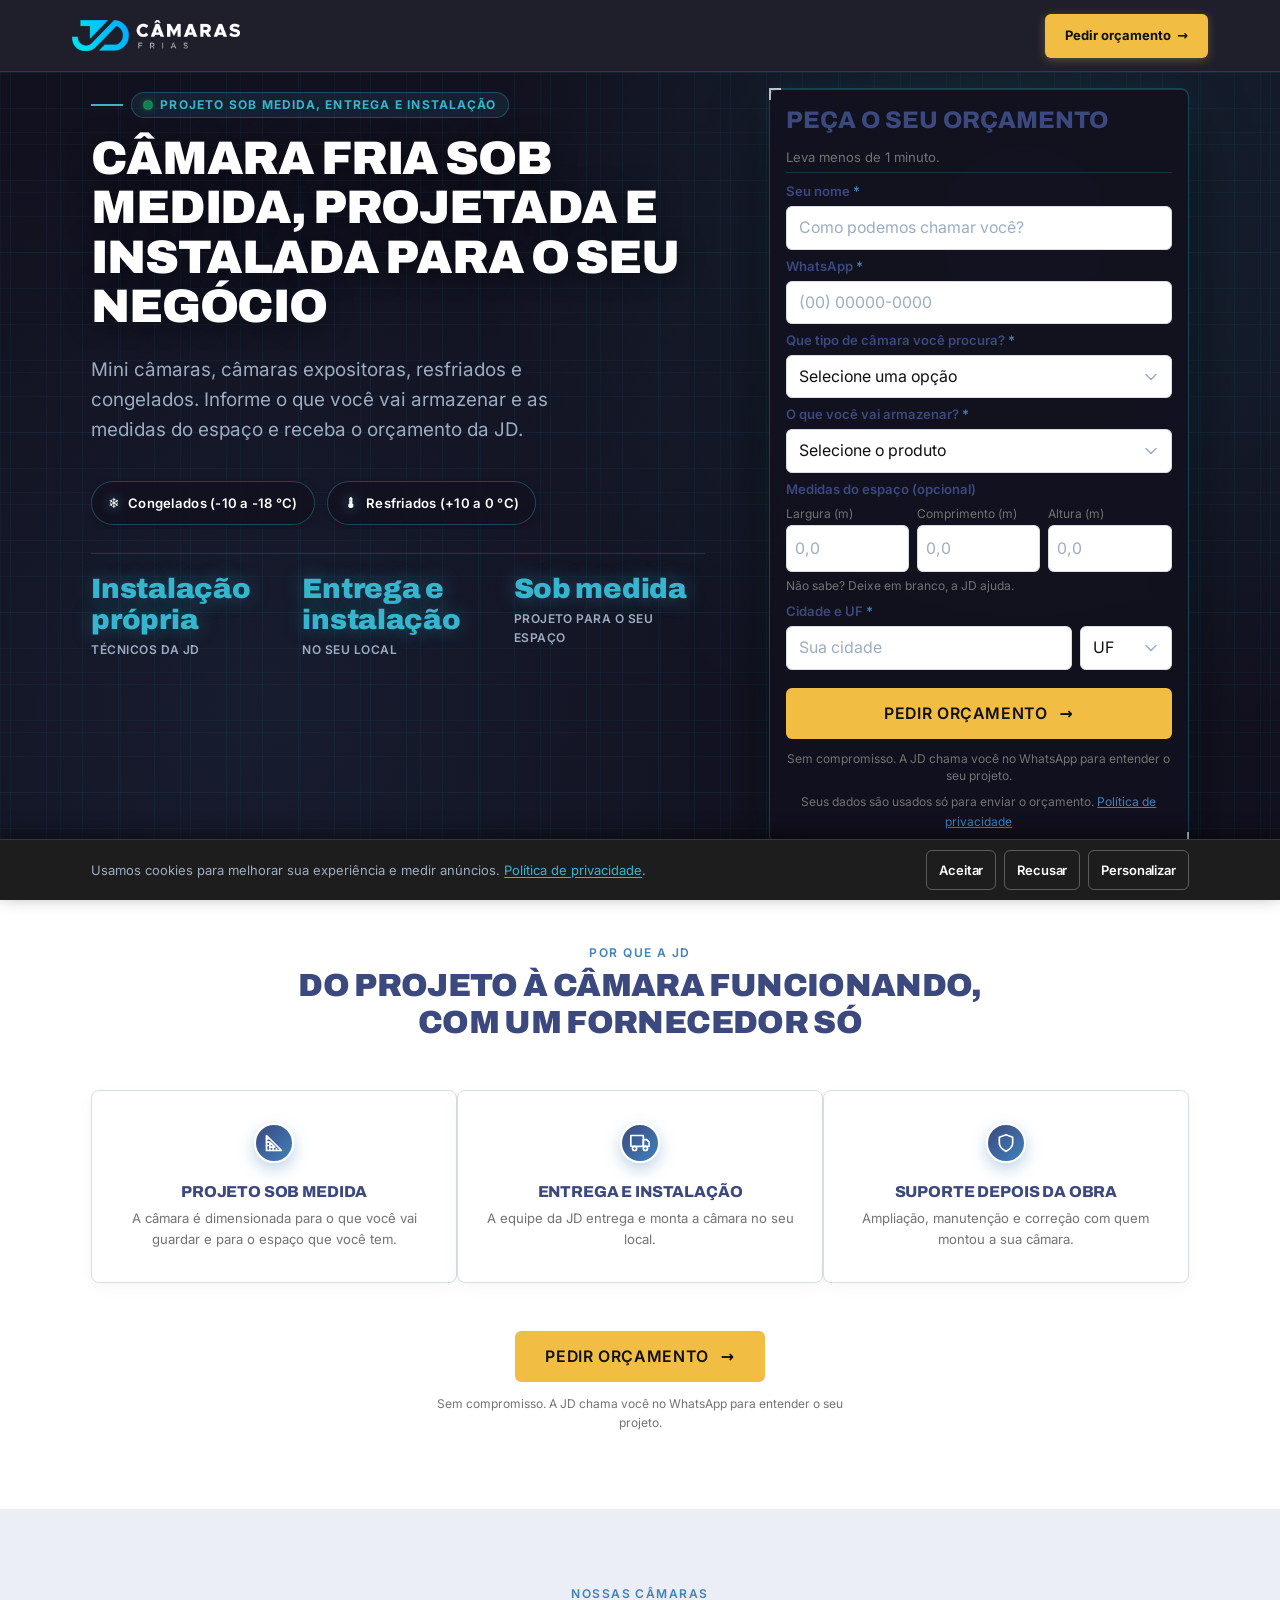
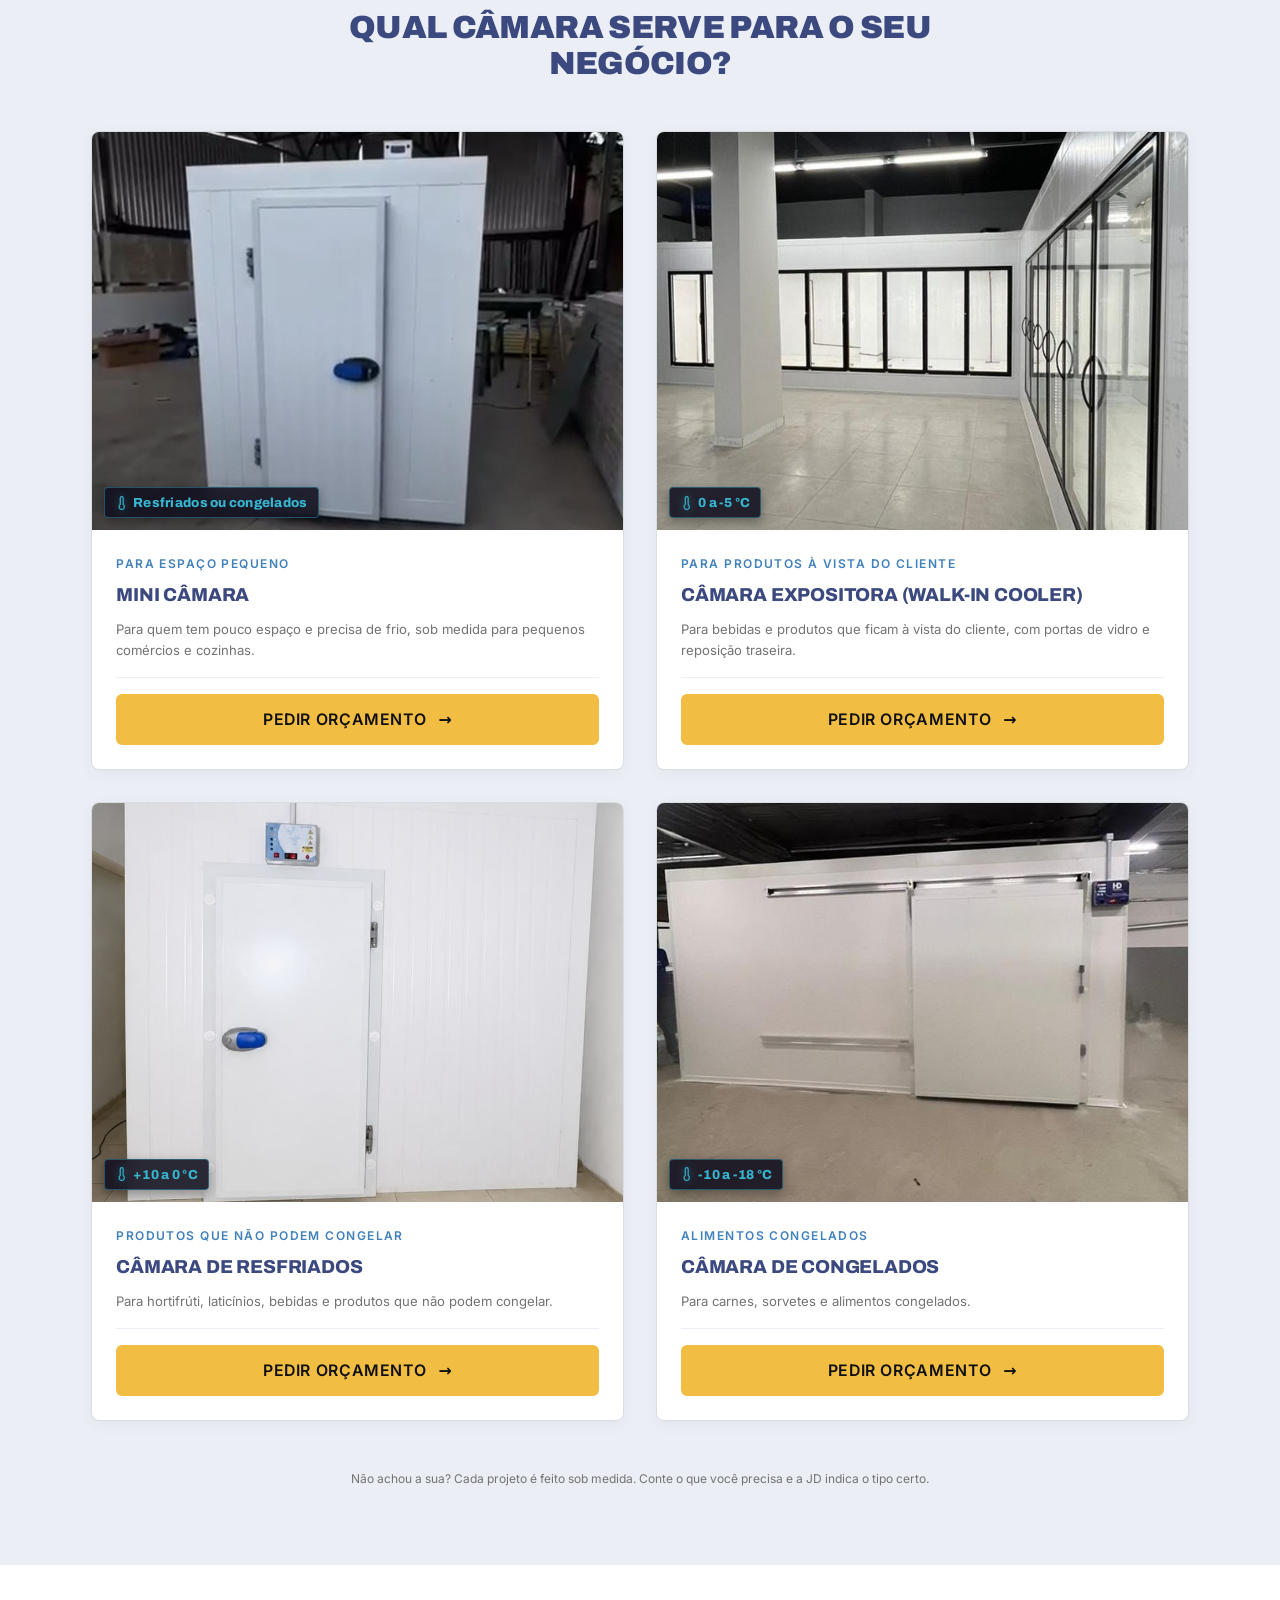
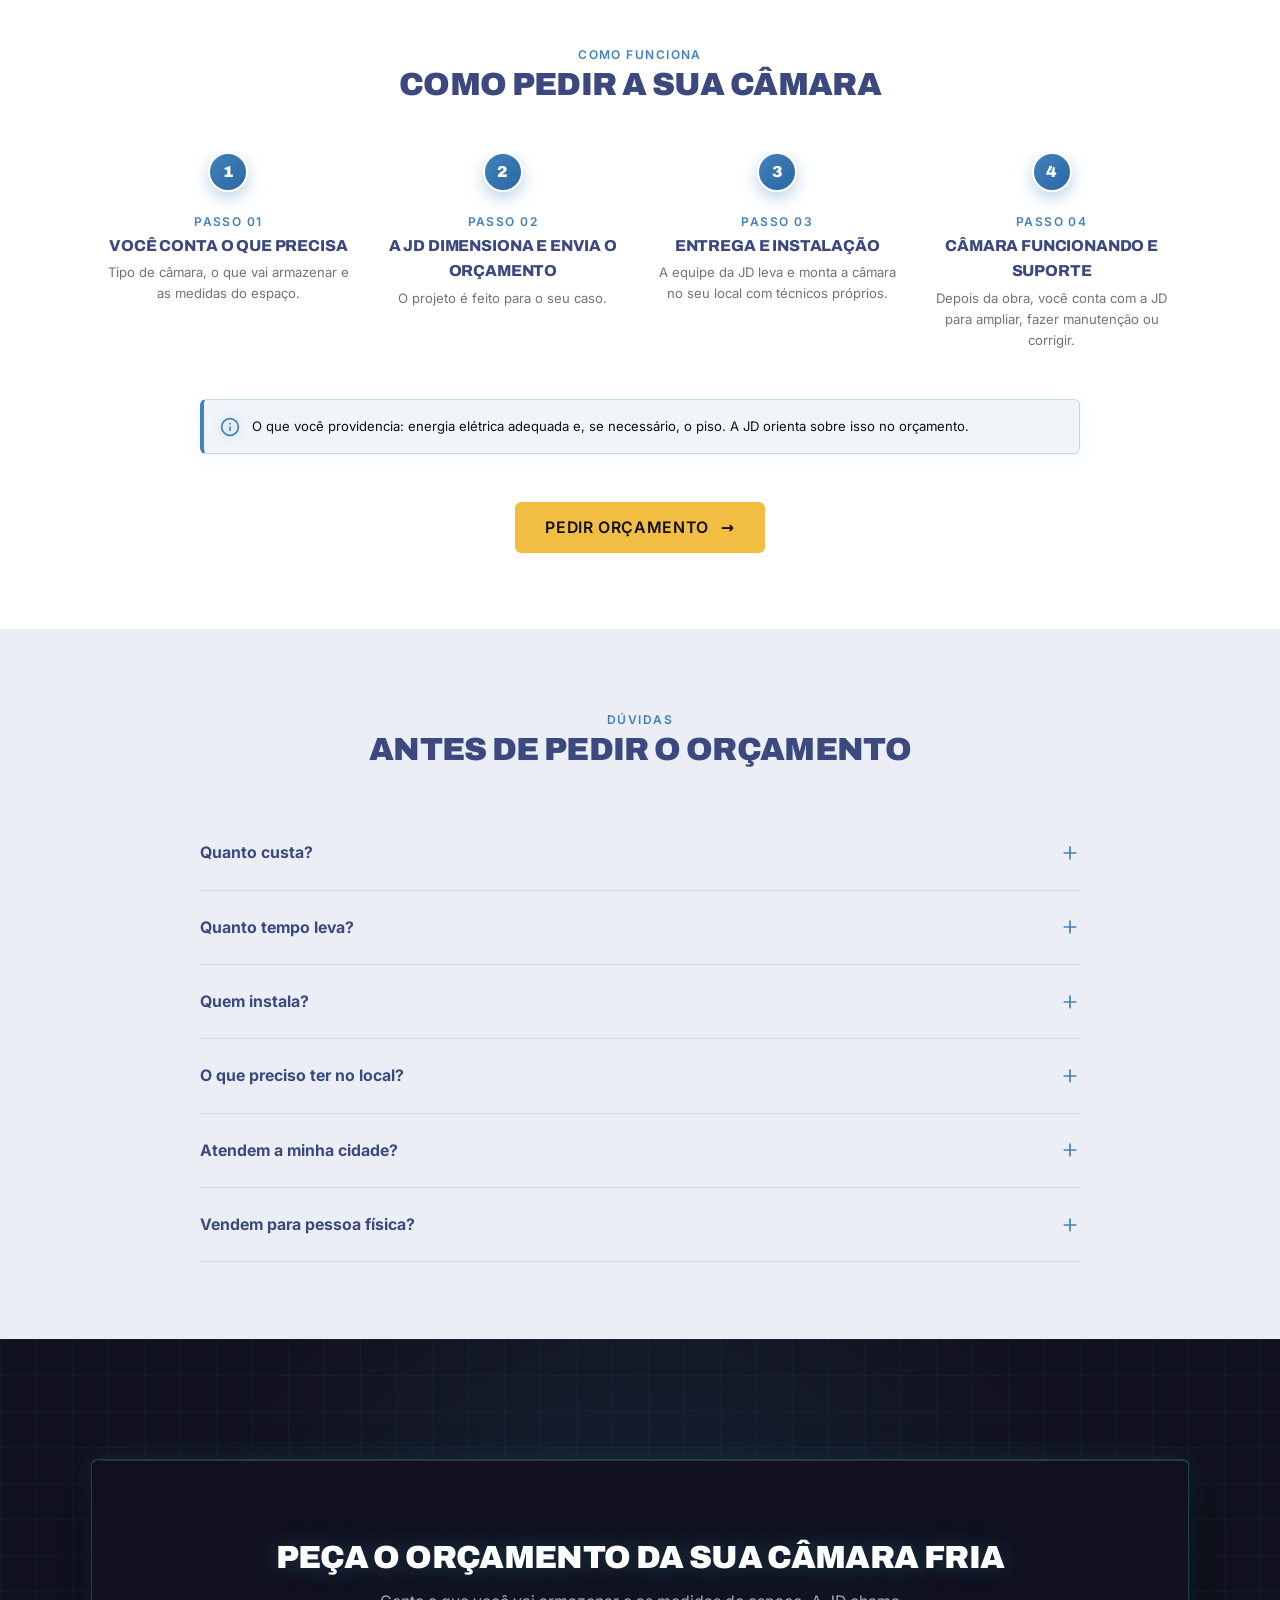
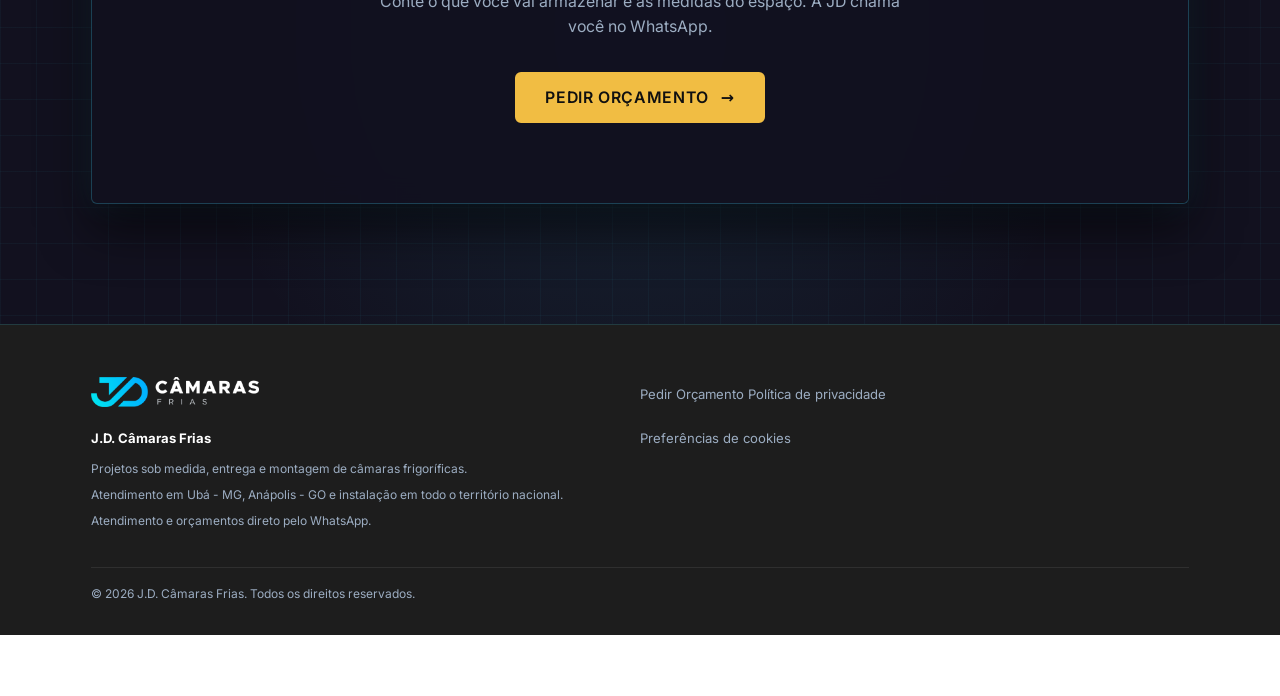
<file: index.html>
<!DOCTYPE html>
<html lang="pt-BR">
<head>
  <meta charset="UTF-8">
  <meta name="viewport" content="width=device-width, initial-scale=1.0">
  
  <title>Câmara Fria sob Medida | JD Câmaras Frias</title>
  <meta name="description" content="Câmara fria sob medida: projeto, entrega e instalação. Informe o que vai armazenar e as medidas e receba o orçamento da JD Câmaras Frias.">
  
  <!-- remover só se decidirmos indexar -->
  <meta name="robots" content="noindex, nofollow">

  <!-- Favicon -->
  <link rel="icon" type="image/png" href="assets/logo-jd.png">

  <!-- Preload apenas das fontes críticas locais (título + corpo 400/600) -->
  <link rel="preload" href="assets/fonts/archivo-900.woff2" as="font" type="font/woff2" crossorigin>
  <link rel="preload" href="assets/fonts/inter-400.woff2" as="font" type="font/woff2" crossorigin>
  <link rel="preload" href="assets/fonts/inter-600.woff2" as="font" type="font/woff2" crossorigin>

  <!-- Estilos Oficiais do Design System (Sem camada de efeitos) -->
  <link rel="stylesheet" href="css/tokens.css">
  <link rel="stylesheet" href="css/base.css">
  <link rel="stylesheet" href="css/components.css">
  <link rel="stylesheet" href="css/lp.css">

  <!-- Google Consent Mode v2 & Google Tag Manager -->
  <script>
    window.dataLayer = window.dataLayer || [];
    function gtag(){ dataLayer.push(arguments); }
    gtag('consent', 'default', {
      'ad_storage': 'denied',
      'ad_user_data': 'denied',
      'ad_personalization': 'denied',
      'analytics_storage': 'denied',
      'functionality_storage': 'granted',
      'security_storage': 'granted',
      'wait_for_update': 500
     });

    // Leitura antecipada da decisão salva (Consent Mode v2) antes do script GTM carregar
    (function () {
      try {
        var raw = localStorage.getItem('jd_consent_v1');
        if (raw) {
          var data = JSON.parse(raw);
          var now = Date.now();
          var oneYearMs = 365 * 24 * 60 * 60 * 1000;
          if (data && typeof data.ts === 'number' && (now - data.ts) < oneYearMs) {
            gtag('consent', 'update', {
              'ad_storage': data.ads ? 'granted' : 'denied',
              'ad_user_data': data.ads ? 'granted' : 'denied',
              'ad_personalization': data.ads ? 'granted' : 'denied',
              'analytics_storage': data.analytics ? 'granted' : 'denied'
            });
          }
        }
      } catch (e) { /* noop: fallback gracioso para modo privado */ }
    })();

    gtag('js', new Date());
  </script>
  <script async src="https://www.googletagmanager.com/gtm.js?id=GTM-MQM9DPFR"></script>
  <!-- End Google Tag Manager -->
</head>
<body class="tema-escuro">
  <!-- Google Tag Manager (noscript) -->
  <noscript><iframe src="https://www.googletagmanager.com/ns.html?id=GTM-MQM9DPFR" height="0" width="0" style="display:none;visibility:hidden"></iframe></noscript>
  <!-- End Google Tag Manager (noscript) -->

  <!-- ==========================================================================
       2. CABEÇALHO DA LP (Fixo, 64px mobile / 72px desktop, Logo + Botão)
       ========================================================================== -->
  <header class="lp-header" id="lp-header">
    <div class="lp-header-inner">
      <a href="#" class="lp-brand" aria-label="JD Câmaras Frias — Página Inicial">
        <img src="assets/logo-jd-branco.png" alt="JD Câmaras Frias" width="168" height="38" onerror="this.outerHTML='<div class=\'lp-brand-fallback\'><span class=\'fallback-jd\'>JD</span> <span class=\'fallback-sub\'>CÂMARAS FRIAS</span></div>'">
      </a>
      <a href="#lp-form-lead" class="lp-header-cta" id="cta-header">
        <span>Pedir orçamento</span>
        <span aria-hidden="true">→</span>
      </a>
    </div>
  </header>

  <!-- ==========================================================================
       3. HERO A (Tema Escuro) — Captação Direta com Formulário na 1ª Tela
       ========================================================================== -->
  <main>
    <!-- Âncoras de Sitelink para o Formulário de Orçamento (Fora do grid) -->
    <span id="orcamento" class="lp-anchor-target" aria-hidden="true"></span>
    <span id="pedir-orcamento" class="lp-anchor-target" aria-hidden="true"></span>
    <section class="jd-hero-a tema-escuro" id="hero" aria-labelledby="hero-title">
      <div class="jd-container jd-hero-a__inner">
        
        <!-- Coluna de Texto e Argumentos Técnicos -->
        <div class="jd-hero-a__content">
          <!-- Eyebrow -->
          <div class="jd-hero-a__eyebrow">
            <span class="jd-label" style="color:var(--jd-ciano);"><span class="jd-led-status-dot" aria-hidden="true"></span>PROJETO SOB MEDIDA, ENTREGA E INSTALAÇÃO</span>
          </div>

          <!-- H1 Dinâmico via parâmetro ?h= -->
          <h1 class="jd-hero-a__title" id="hero-title">
            Câmara fria sob medida, projetada e instalada para o seu negócio
          </h1>

          <!-- Subtítulo Dinâmico via parâmetro ?h= -->
          <p class="jd-hero-a__subtitle" id="hero-subtitle">
            Mini câmaras, câmaras expositoras, resfriados e congelados. Informe o que você vai armazenar e as medidas do espaço e receba o orçamento da JD.
          </p>
          <script>
            (function () {
              var V = window.JD_VARIANTS = {
                preco: {
                  h1: 'Receba o preço da sua câmara fria sob medida',
                  sub: 'A JD calcula pelo tamanho, pela temperatura e pelo uso e envia o orçamento pelo WhatsApp.'
                },
                mini: {
                  h1: 'Mini câmara fria sob medida para o seu espaço',
                  sub: 'Para quem tem pouco espaço e precisa de frio. Informe o que vai armazenar e as medidas e receba o orçamento da JD.'
                },
                walkin: {
                  h1: 'Câmara fria para bebidas: walk-in cooler sob medida, entregue e instalada',
                  sub: 'Informe o que vai armazenar e as medidas do espaço e receba o orçamento da JD.'
                },
                congelados: {
                  h1: 'Câmara de congelados (-10 a -18 °C) sob medida, com instalação pela JD',
                  sub: 'Informe o que vai armazenar e as medidas do espaço e receba o orçamento da JD.'
                },
                resfriados: {
                  h1: 'Câmara de resfriados (+10 a 0 °C) sob medida, com instalação pela JD',
                  sub: 'Informe o que vai armazenar e as medidas do espaço e receba o orçamento da JD.'
                }
              };
              var key = 'padrao';
              try {
                var p = new URLSearchParams(window.location.search).get('h');
                var k = p ? p.toLowerCase().trim() : '';
                if (k && Object.prototype.hasOwnProperty.call(V, k)) {
                  key = k;
                  var h1 = document.getElementById('hero-title');
                  var sub = document.getElementById('hero-subtitle');
                  if (h1) h1.textContent = V[k].h1;
                  if (sub) sub.textContent = V[k].sub;
                }
              } catch (e) {}
              window.JD_ACTIVE_VARIANT = key;
            })();
          </script>

          <!-- Chips de Faixa de Temperatura (Linha rolável no mobile) -->
          <div class="jd-faixa-temperatura-wrap" aria-label="Faixas de temperatura atendidas">
            <div class="jd-faixa-temperatura">
              <button type="button" class="chip-temperatura" data-chip-tipo="congelados" data-tipo-camara="Câmara de congelados (-10 a -18 °C)">
                <span class="chip-temperatura__icon" aria-hidden="true">❄</span>
                <span>Congelados (-10 a -18 °C)</span>
              </button>
              <button type="button" class="chip-temperatura" data-chip-tipo="resfriados" data-tipo-camara="Câmara de resfriados (+10 a 0 °C)">
                <span class="chip-temperatura__icon" aria-hidden="true">🌡</span>
                <span>Resfriados (+10 a 0 °C)</span>
              </button>
            </div>
          </div>



          <!-- 3 Provas Curtas (Componente do DS) -->
          <div class="hero-proofs-grid" aria-label="Diferenciais técnicos da JD">
            <div class="hero-proof-item">
              <div class="hero-proof-val">
                <span>Instalação própria</span>
              </div>
              <div class="hero-proof-lbl">técnicos da JD</div>
            </div>
            <div class="hero-proof-item">
              <div class="hero-proof-val">
                <span>Entrega e instalação</span>
              </div>
              <div class="hero-proof-lbl">no seu local</div>
            </div>
            <div class="hero-proof-item">
              <div class="hero-proof-val">
                <span>Sob medida</span>
              </div>
              <div class="hero-proof-lbl">projeto para o seu espaço</div>
            </div>
          </div>
        </div>

        <!-- Coluna do Formulário + Imagem de Obra (No mobile, imagem vem depois do formulário) -->
        <div class="jd-hero-a__form-col" id="form-lead">
          <form class="jd-form jd-cantoneira" id="lp-form-lead" data-lp-form="true" novalidate>
            
            <!-- Cabeçalho do Formulário -->
            <div class="jd-form__header" id="lp-form-header">
              <h2 class="jd-form__title">Peça o seu orçamento</h2>
              <p class="jd-form__subtitle">Leva menos de 1 minuto.</p>
            </div>

            <!-- Corpo dos Campos (Etapa Única) -->
            <div class="jd-form__body" id="lp-form-body">
              <!-- 1. Nome -->
              <div class="jd-form__group">
                <label for="lp-field-nome" class="jd-form__label jd-form__label--required">Seu nome</label>
                <input type="text" id="lp-field-nome" name="nome" class="jd-form__input" placeholder="Como podemos chamar você?" autocomplete="name" required minlength="3">
              </div>

              <!-- 2. WhatsApp -->
              <div class="jd-form__group">
                <label for="lp-field-whatsapp" class="jd-form__label jd-form__label--required">WhatsApp</label>
                <input type="tel" id="lp-field-whatsapp" name="whatsapp" class="jd-form__input" placeholder="(00) 00000-0000" inputmode="tel" autocomplete="tel" required>
              </div>

              <!-- 3. Tipo de câmara -->
              <div class="jd-form__group">
                <label for="lp-field-tipo_camara" class="jd-form__label jd-form__label--required">Que tipo de câmara você procura?</label>
                <select id="lp-field-tipo_camara" name="tipo_camara" class="jd-form__input jd-form__select" required>
                  <option value="" disabled selected>Selecione uma opção</option>
                  <option value="Mini câmara">Mini câmara</option>
                  <option value="Câmara expositora (walk-in cooler)">Câmara expositora (walk-in cooler)</option>
                  <option value="Câmara de resfriados (+10 a 0 °C)">Câmara de resfriados (+10 a 0 °C)</option>
                  <option value="Câmara de congelados (-10 a -18 °C)">Câmara de congelados (-10 a -18 °C)</option>
                  <option value="Ainda não sei">Ainda não sei</option>
                </select>
              </div>

              <!-- 4. O que vai armazenar -->
              <div class="jd-form__group">
                <label for="lp-field-armazenar" class="jd-form__label jd-form__label--required">O que você vai armazenar?</label>
                <select id="lp-field-armazenar" name="armazenar" class="jd-form__input jd-form__select" required>
                  <option value="" disabled selected>Selecione o produto</option>
                  <option value="Bebidas">Bebidas</option>
                  <option value="Carnes">Carnes</option>
                  <option value="Alimentos congelados">Alimentos congelados</option>
                  <option value="Hortifrúti e laticínios">Hortifrúti e laticínios</option>
                  <option value="Medicamentos e vacinas">Medicamentos e vacinas</option>
                  <option value="Outro">Outro</option>
                </select>
              </div>

              <!-- 5. Medidas do espaço (opcional) -->
              <div class="jd-form__group">
                <label class="jd-form__label">Medidas do espaço (opcional)</label>
                <div style="display:grid;grid-template-columns:repeat(3, 1fr);gap:8px;">
                  <div>
                    <label for="lp-field-largura" style="font-size:12px;color:var(--jd-cinza-texto);display:block;margin-bottom:2px;">Largura (m)</label>
                    <input type="number" step="0.1" min="0" id="lp-field-largura" name="largura" class="jd-form__input" placeholder="0,0" style="padding:10px 8px;min-height:42px;">
                  </div>
                  <div>
                    <label for="lp-field-comprimento" style="font-size:12px;color:var(--jd-cinza-texto);display:block;margin-bottom:2px;">Comprimento (m)</label>
                    <input type="number" step="0.1" min="0" id="lp-field-comprimento" name="comprimento" class="jd-form__input" placeholder="0,0" style="padding:10px 8px;min-height:42px;">
                  </div>
                  <div>
                    <label for="lp-field-altura" style="font-size:12px;color:var(--jd-cinza-texto);display:block;margin-bottom:2px;">Altura (m)</label>
                    <input type="number" step="0.1" min="0" id="lp-field-altura" name="altura" class="jd-form__input" placeholder="0,0" style="padding:10px 8px;min-height:42px;">
                  </div>
                </div>
                <span style="font-size:12px;color:var(--jd-cinza-texto);margin-top:4px;display:block;">Não sabe? Deixe em branco, a JD ajuda.</span>
              </div>

              <!-- 6. Cidade e UF -->
              <div class="jd-form__group">
                <label class="jd-form__label jd-form__label--required">Cidade e UF</label>
                <div style="display:grid;grid-template-columns:1fr 92px;gap:8px;">
                  <div>
                    <input type="text" id="lp-field-cidade" name="cidade" class="jd-form__input" placeholder="Sua cidade" autocomplete="address-level2" required minlength="2">
                  </div>
                  <div>
                    <select id="lp-field-uf" name="uf" class="jd-form__input jd-form__select" autocomplete="address-level1" required>
                      <option value="" disabled selected>UF</option>
                      <option value="AC">AC</option><option value="AL">AL</option><option value="AP">AP</option><option value="AM">AM</option><option value="BA">BA</option><option value="CE">CE</option><option value="DF">DF</option><option value="ES">ES</option><option value="GO">GO</option><option value="MA">MA</option><option value="MT">MT</option><option value="MS">MS</option><option value="MG">MG</option><option value="PA">PA</option><option value="PB">PB</option><option value="PR">PR</option><option value="PE">PE</option><option value="PI">PI</option><option value="RJ">RJ</option><option value="RN">RN</option><option value="RS">RS</option><option value="RO">RO</option><option value="RR">RR</option><option value="SC">SC</option><option value="SP">SP</option><option value="SE">SE</option><option value="TO">TO</option>
                    </select>
                  </div>
                </div>
              </div>

              <!-- Botão Pedir orçamento -->
              <button type="submit" class="jd-btn jd-btn--primary" id="lp-btn-submit" style="width:100%;margin-top:var(--jd-space-3);">
                <span>Pedir orçamento</span>
                <span aria-hidden="true">→</span>
              </button>

              <!-- Bloco Compacto de Confiança (só renderiza se JD_FACTS tiver dados reais) -->
              <div class="lp-form-facts" id="lp-form-facts" aria-label="Dados da JD Câmaras Frias" hidden>
                <img src="assets/foto-camara-walkin-interior.jpg" alt="Obra real instalada pela JD Câmaras" class="lp-form-facts__thumb" width="52" height="39" loading="lazy" decoding="async">
                <ul class="lp-form-facts__list" id="lp-form-facts-list"></ul>
              </div>

              <p style="font-size:12px;color:var(--jd-cinza-texto);text-align:center;margin-top:var(--jd-space-3);line-height:1.4;">
                Sem compromisso. A JD chama você no WhatsApp para entender o seu projeto.
              </p>

              <p style="font-size:12px;color:var(--jd-cinza-texto);text-align:center;margin-top:var(--jd-space-2);">
                Seus dados são usados só para enviar o orçamento.
                <a href="https://www.facebook.com/privacy/policy/?locale=pt_BR" target="_blank" rel="noopener noreferrer" data-privacy-link style="color:var(--jd-azul);text-decoration:underline;">Política de privacidade</a>
              </p>

              <!-- Bloco de Erro de Envio com Alto Contraste -->
              <div id="lp-submit-error" class="lp-submit-error">
                <div class="lp-submit-error__header">
                  <svg class="lp-submit-error__icon" viewBox="0 0 24 24" fill="none" stroke="currentColor" stroke-width="2.5" stroke-linecap="round" stroke-linejoin="round" aria-hidden="true">
                    <circle cx="12" cy="12" r="10"></circle>
                    <line x1="12" y1="8" x2="12" y2="12"></line>
                    <line x1="12" y1="16" x2="12.01" y2="16"></line>
                  </svg>
                  <strong class="lp-submit-error__title">Não foi possível enviar o formulário</strong>
                </div>
                <p id="lp-submit-error-text" class="lp-submit-error__text">
                  Houve uma instabilidade temporária na conexão. Você pode tentar novamente ou falar diretamente com nossos consultores no WhatsApp.
                </p>
                <div class="lp-submit-error__actions">
                  <button type="button" class="jd-btn jd-btn--primary lp-submit-error__btn-retry" id="lp-btn-retry">
                    Tentar de novo
                  </button>
                  <a href="https://wa.me/5562999940769" target="_blank" rel="noopener noreferrer" class="jd-btn jd-btn--whatsapp lp-submit-error__btn-wa" data-whatsapp-btn="erro">
                    <span>Pedir via WhatsApp</span>
                  </a>
                </div>
              </div>
            </div>

            <!-- Honeypot Anti-Spam (invisível para usuários legítimos) -->
            <div style="display:none;opacity:0;position:absolute;left:-9999px;" aria-hidden="true">
              <label for="lp-field-website">Não preencha este campo:</label>
              <input type="text" name="website" id="lp-field-website" tabindex="-1" autocomplete="off">
            </div>

            <!-- Campos Ocultos de Rastreamento, Atribuição e Consentimento -->
            <input type="hidden" id="lp-field-lead_id" name="lead_id" value="">
            <input type="hidden" id="lp-field-utm_source" name="utm_source" value="">
            <input type="hidden" id="lp-field-utm_medium" name="utm_medium" value="">
            <input type="hidden" id="lp-field-utm_campaign" name="utm_campaign" value="">
            <input type="hidden" id="lp-field-utm_term" name="utm_term" value="">
            <input type="hidden" id="lp-field-utm_content" name="utm_content" value="">
            <input type="hidden" id="lp-field-matchtype" name="matchtype" value="">
            <input type="hidden" id="lp-field-device" name="device" value="">
            <input type="hidden" id="lp-field-network" name="network" value="">
            <input type="hidden" id="lp-field-gclid" name="gclid" value="">
            <input type="hidden" id="lp-field-gbraid" name="gbraid" value="">
            <input type="hidden" id="lp-field-wbraid" name="wbraid" value="">
            <input type="hidden" id="lp-field-landing_page" name="landing_page" value="">
            <input type="hidden" id="lp-field-lp_version" name="lp_version" value="A">
            <input type="hidden" id="lp-field-titulo_variante" name="titulo_variante" value="padrao">
            <input type="hidden" id="lp-field-timestamp_envio" name="timestamp_envio" value="">
            <input type="hidden" id="lp-field-consent_ads" name="consent_ads" value="pending">
            <input type="hidden" id="lp-field-consent_analytics" name="consent_analytics" value="pending">

            <!-- Estado de Sucesso -->
            <div class="jd-form__sucesso" id="lp-form-sucesso">
              <div class="jd-form__sucesso-icon" aria-hidden="true">
                <svg width="28" height="28" viewBox="0 0 24 24" fill="none" stroke="currentColor" stroke-width="2.5" stroke-linecap="round" stroke-linejoin="round">
                  <polyline points="20 6 9 17 4 12"></polyline>
                </svg>
              </div>
              <h3 class="jd-form__sucesso-title">Recebemos seu pedido.</h3>
              <p style="font-size:var(--jd-text-sm);color:var(--jd-cinza-texto);margin-bottom:var(--jd-space-5);">
                A JD vai chamar você no WhatsApp.
              </p>
              <a href="https://wa.me/5562999940769" target="_blank" rel="noopener noreferrer" class="jd-btn jd-btn--whatsapp" data-whatsapp-btn="sucesso" data-lp-wa="true" style="width:100%;justify-content:center;">
                <span class="jd-whatsapp-icon-wrap" aria-hidden="true">
                  <span class="jd-radar-ring"></span>
                  <svg width="18" height="18" viewBox="0 0 24 24" fill="none" stroke="currentColor" stroke-width="2" stroke-linecap="round" stroke-linejoin="round" style="color:var(--jd-branco);position:relative;z-index:2;">
                    <path d="M21 11.5a8.38 8.38 0 0 1-.9 3.8 8.5 8.5 0 0 1-7.6 4.7 8.38 8.38 0 0 1-3.8-.9L3 21l1.9-5.7a8.38 8.38 0 0 1-.9-3.8 8.5 8.5 0 0 1 4.7-7.6 8.38 8.38 0 0 1 3.8-.9h.5a8.48 8.48 0 0 1 8 8v.5z"></path>
                  </svg>
                </span>
                <span>Chamar no WhatsApp</span>
              </a>
            </div>

          </form>

          <!-- Foto Real de Obra Instalada (No mobile, exibida após o formulário) -->
          <div class="hero-obra-card" aria-label="Obra real instalada pela JD">
            <img src="assets/foto-camara-walkin-interior.jpg" alt="Câmara fria instalada pela JD Câmaras" width="960" height="720" loading="lazy">
            <div class="hero-obra-badge">
              <span class="jd-led-status-dot" aria-hidden="true"></span>
              <span>Obra real instalada pela JD</span>
            </div>
          </div>
        </div>

      </div>
    </section>

    <!-- ==========================================================================
         4. DOBRA 2: POR QUE A JD (Tema Claro) — 3 Argumentos Técnicos
         ========================================================================== -->
    <!-- Âncoras de Sitelink para Diferenciais / Por Que a JD -->
    <span id="porquejd" class="lp-anchor-target" aria-hidden="true"></span>
    <span id="diferenciais" class="lp-anchor-target" aria-hidden="true"></span>
    <span id="vantagens" class="lp-anchor-target" aria-hidden="true"></span>
    <section class="jd-section tema-claro" id="porque-jd" aria-labelledby="porque-title">
      <div class="jd-container">
        
        <!-- Cabeçalho da Dobra 2 -->
        <div class="lp-porque__header">
          <div class="jd-label lp-porque__eyebrow">POR QUE A JD</div>
          <h2 class="jd-h2 lp-porque__title" id="porque-title">
            Do projeto à câmara funcionando, com um fornecedor só
          </h2>
        </div>

        <!-- 3 Cards usando .jd-passos / .jd-passo (sem número) -->
        <div class="jd-passos lp-porque__passos">
          
          <!-- Card 1: Projeto sob medida -->
          <div class="jd-passo jd-spotlight">
            <div class="jd-passo__icon" aria-hidden="true">
              <svg width="20" height="20" viewBox="0 0 24 24" fill="none" stroke="currentColor" stroke-width="2" stroke-linecap="round" stroke-linejoin="round">
                <path d="M3 21V3l18 18H3z"></path>
                <path d="M7 17V11l6 6H7z"></path>
                <path d="M3 7h2 M3 11h3 M3 15h2 M7 21v-2 M11 21v-3 M15 21v-2"></path>
              </svg>
            </div>
            <div class="jd-passo__content">
              <h3 class="jd-passo__titulo">Projeto sob medida</h3>
              <p class="jd-passo__desc">A câmara é dimensionada para o que você vai guardar e para o espaço que você tem.</p>
            </div>
          </div>

          <!-- Card 2: Entrega e instalação -->
          <div class="jd-passo jd-spotlight">
            <div class="jd-passo__icon" aria-hidden="true">
              <svg width="20" height="20" viewBox="0 0 24 24" fill="none" stroke="currentColor" stroke-width="2" stroke-linecap="round" stroke-linejoin="round">
                <rect x="1" y="3" width="15" height="13"></rect>
                <polygon points="16 8 20 8 23 11 23 16 16 16 8"></polygon>
                <circle cx="5.5" cy="18.5" r="2.5"></circle>
                <circle cx="18.5" cy="18.5" r="2.5"></circle>
              </svg>
            </div>
            <div class="jd-passo__content">
              <h3 class="jd-passo__titulo">Entrega e instalação</h3>
              <p class="jd-passo__desc">A equipe da JD entrega e monta a câmara no seu local.</p>
            </div>
          </div>

          <!-- Card 3: Suporte depois da obra -->
          <div class="jd-passo jd-spotlight">
            <div class="jd-passo__icon" aria-hidden="true">
              <svg width="20" height="20" viewBox="0 0 24 24" fill="none" stroke="currentColor" stroke-width="2" stroke-linecap="round" stroke-linejoin="round">
                <path d="M12 22s8-4 8-10V5l-8-3-8 3v7c0 6 8 10 8 10z"></path>
              </svg>
            </div>
            <div class="jd-passo__content">
              <h3 class="jd-passo__titulo">Suporte depois da obra</h3>
              <p class="jd-passo__desc">Ampliação, manutenção e correção com quem montou a sua câmara.</p>
            </div>
          </div>

        </div>

        <!-- CTA abaixo dos cards -->
        <div class="lp-porque__cta">
          <a href="#lp-form-lead" class="jd-btn jd-btn--primary" id="cta-porque-jd">
            <span>Pedir orçamento</span>
            <span aria-hidden="true">→</span>
          </a>
          <p class="lp-porque__apoio">
            Sem compromisso. A JD chama você no WhatsApp para entender o seu projeto.
          </p>
        </div>

      </div>
    </section>

    <!-- ==========================================================================
         5. DOBRA 3: PRODUTOS (Tema Claro, Fundo --jd-gelo) — 4 Cards de Produto
         ========================================================================== -->
    <!-- Âncoras de Sitelink para Nossas Câmaras / Produtos -->
    <span id="nossascamaras" class="lp-anchor-target" aria-hidden="true"></span>
    <span id="nossas-camaras" class="lp-anchor-target" aria-hidden="true"></span>
    <span id="camaras" class="lp-anchor-target" aria-hidden="true"></span>
    <span id="modelos" class="lp-anchor-target" aria-hidden="true"></span>
    <section class="jd-section tema-claro lp-produtos" id="produtos" aria-labelledby="produtos-title">
      <div class="jd-container">
        
        <!-- Cabeçalho da Dobra 3 -->
        <div class="lp-produtos__header">
          <div class="jd-label lp-produtos__eyebrow">NOSSAS CÂMARAS</div>
          <h2 class="jd-h2 lp-produtos__title" id="produtos-title">
            Qual câmara serve para o seu negócio?
          </h2>
        </div>

        <!-- Grid de 4 Cards de Produto -->
        <div class="lp-produtos__grid">
          
          <!-- Card 1: Mini câmara -->
          <article class="jd-card-produto" aria-labelledby="card-prod-mini-title">
            <a href="#lp-form-lead" class="jd-card-produto__image" data-cta-produto="mini" aria-label="Pedir orçamento: Mini câmara">
              <img src="assets/foto-camara-mini-trilhos.jpg" alt="Mini câmara fria compacta sob medida para pequenos espaços instalada pela JD" width="960" height="720" loading="lazy">
              <div class="jd-card-produto__temp" aria-label="Temperatura sob medida">
                <svg width="14" height="14" viewBox="0 0 24 24" fill="none" stroke="currentColor" stroke-width="2" stroke-linecap="round" stroke-linejoin="round" aria-hidden="true">
                  <path d="M14 14.76V3.5a2.5 2.5 0 00-5 0v11.26a4.5 4.5 0 105 0z"></path>
                </svg>
                <span>Resfriados ou congelados</span>
              </div>
            </a>
            <div class="jd-card-produto__body">
              <div class="jd-card-produto__tipo">Para espaço pequeno</div>
              <h3 class="jd-card-produto__nome" id="card-prod-mini-title">Mini câmara</h3>
              <p class="jd-card-produto__uso">
                Para quem tem pouco espaço e precisa de frio, sob medida para pequenos comércios e cozinhas.
              </p>
              <div class="jd-card-produto__footer">
                <a href="#lp-form-lead" class="jd-btn jd-btn--primary" data-cta-produto="mini">
                  <span>Pedir orçamento</span>
                  <span aria-hidden="true">→</span>
                </a>
              </div>
            </div>
          </article>

          <!-- Card 2: Câmara expositora (walk-in cooler) -->
          <article class="jd-card-produto" aria-labelledby="card-prod-walkin-title">
            <a href="#lp-form-lead" class="jd-card-produto__image" data-cta-produto="expositora" aria-label="Pedir orçamento: Câmara expositora (walk-in cooler)">
              <img src="assets/foto-camara-walkin-fachada.jpg" alt="Câmara expositora walk-in cooler com portas de vidro instalada pela JD" width="960" height="720" loading="lazy">
              <div class="jd-card-produto__temp" aria-label="Temperatura de 0 a -5 °C">
                <svg width="14" height="14" viewBox="0 0 24 24" fill="none" stroke="currentColor" stroke-width="2" stroke-linecap="round" stroke-linejoin="round" aria-hidden="true">
                  <path d="M14 14.76V3.5a2.5 2.5 0 00-5 0v11.26a4.5 4.5 0 105 0z"></path>
                </svg>
                <span>0 a -5 °C</span>
              </div>
            </a>
            <div class="jd-card-produto__body">
              <div class="jd-card-produto__tipo">Para produtos à vista do cliente</div>
              <h3 class="jd-card-produto__nome" id="card-prod-walkin-title">Câmara expositora (walk-in cooler)</h3>
              <p class="jd-card-produto__uso">
                Para bebidas e produtos que ficam à vista do cliente, com portas de vidro e reposição traseira.
              </p>
              <div class="jd-card-produto__footer">
                <a href="#lp-form-lead" class="jd-btn jd-btn--primary" data-cta-produto="expositora">
                  <span>Pedir orçamento</span>
                  <span aria-hidden="true">→</span>
                </a>
              </div>
            </div>
          </article>

          <!-- Card 3: Câmara de resfriados -->
          <article class="jd-card-produto" aria-labelledby="card-prod-resfriados-title">
            <a href="#lp-form-lead" class="jd-card-produto__image" data-cta-produto="resfriados" aria-label="Pedir orçamento: Câmara de resfriados">
              <img src="assets/foto-camara-dupla-portas.jpg" alt="Câmara frigorífica de resfriados com porta giratória isotérmica e painel digital instalada pela JD" width="960" height="720" loading="lazy">
              <div class="jd-card-produto__temp" aria-label="Temperatura de +10 a 0 °C">
                <svg width="14" height="14" viewBox="0 0 24 24" fill="none" stroke="currentColor" stroke-width="2" stroke-linecap="round" stroke-linejoin="round" aria-hidden="true">
                  <path d="M14 14.76V3.5a2.5 2.5 0 00-5 0v11.26a4.5 4.5 0 105 0z"></path>
                </svg>
                <span>+10 a 0 °C</span>
              </div>
            </a>
            <div class="jd-card-produto__body">
              <div class="jd-card-produto__tipo">Produtos que não podem congelar</div>
              <h3 class="jd-card-produto__nome" id="card-prod-resfriados-title">Câmara de resfriados</h3>
              <p class="jd-card-produto__uso">
                Para hortifrúti, laticínios, bebidas e produtos que não podem congelar.
              </p>
              <div class="jd-card-produto__footer">
                <a href="#lp-form-lead" class="jd-btn jd-btn--primary" data-cta-produto="resfriados">
                  <span>Pedir orçamento</span>
                  <span aria-hidden="true">→</span>
                </a>
              </div>
            </div>
          </article>

          <!-- Card 4: Câmara de congelados -->
          <article class="jd-card-produto" aria-labelledby="card-prod-congelados-title">
            <a href="#lp-form-lead" class="jd-card-produto__image" data-cta-produto="congelados" aria-label="Pedir orçamento: Câmara de congelados">
              <img src="assets/foto-camara-congelados-piso.jpg" alt="Câmara frigorífica de congelados com porta de correr industrial instalada pela JD" width="960" height="720" loading="lazy">
              <div class="jd-card-produto__temp" aria-label="Temperatura de -10 a -18 °C">
                <svg width="14" height="14" viewBox="0 0 24 24" fill="none" stroke="currentColor" stroke-width="2" stroke-linecap="round" stroke-linejoin="round" aria-hidden="true">
                  <path d="M14 14.76V3.5a2.5 2.5 0 00-5 0v11.26a4.5 4.5 0 105 0z"></path>
                </svg>
                <span>-10 a -18 °C</span>
              </div>
            </a>
            <div class="jd-card-produto__body">
              <div class="jd-card-produto__tipo">Alimentos congelados</div>
              <h3 class="jd-card-produto__nome" id="card-prod-congelados-title">Câmara de congelados</h3>
              <p class="jd-card-produto__uso">
                Para carnes, sorvetes e alimentos congelados.
              </p>
              <div class="jd-card-produto__footer">
                <a href="#lp-form-lead" class="jd-btn jd-btn--primary" data-cta-produto="congelados">
                  <span>Pedir orçamento</span>
                  <span aria-hidden="true">→</span>
                </a>
              </div>
            </div>
          </article>

        </div>

        <!-- Nota abaixo dos cards -->
        <p class="lp-produtos__nota">
          Não achou a sua? Cada projeto é feito sob medida. Conte o que você precisa e a JD indica o tipo certo.
        </p>

      </div>
    </section>

    <!-- ==========================================================================
         6. DOBRA 4: COMO FUNCIONA (Tema Claro — Fundo Branco)
         ========================================================================== -->
    <!-- Âncoras de Sitelink para Como Funciona / Instalação -->
    <span id="comofunciona" class="lp-anchor-target" aria-hidden="true"></span>
    <span id="instalacao" class="lp-anchor-target" aria-hidden="true"></span>
    <span id="montagem" class="lp-anchor-target" aria-hidden="true"></span>
    <section class="jd-section tema-claro lp-como" id="como-funciona" aria-labelledby="como-title">
      <div class="jd-container">
        
        <!-- Cabeçalho da Seção -->
        <div class="lp-como__header">
          <span class="jd-label lp-como__eyebrow">COMO FUNCIONA</span>
          <h2 class="jd-h2 lp-como__title" id="como-title">Como pedir a sua câmara</h2>
        </div>

        <!-- Passos em 4 etapas reais -->
        <div class="jd-passos lp-como__passos">
          <!-- Passo 1 -->
          <div class="jd-passo jd-spotlight">
            <div class="jd-passo__icon">1</div>
            <div class="jd-passo__content">
              <span class="jd-passo__numero">Passo 01</span>
              <h3 class="jd-passo__titulo">Você conta o que precisa</h3>
              <p class="jd-passo__desc">Tipo de câmara, o que vai armazenar e as medidas do espaço.</p>
            </div>
          </div>

          <!-- Passo 2 -->
          <div class="jd-passo jd-spotlight">
            <div class="jd-passo__icon">2</div>
            <div class="jd-passo__content">
              <span class="jd-passo__numero">Passo 02</span>
              <h3 class="jd-passo__titulo">A JD dimensiona e envia o orçamento</h3>
              <p class="jd-passo__desc">O projeto é feito para o seu caso.</p>
            </div>
          </div>

          <!-- Passo 3 -->
          <div class="jd-passo jd-spotlight">
            <div class="jd-passo__icon">3</div>
            <div class="jd-passo__content">
              <span class="jd-passo__numero">Passo 03</span>
              <h3 class="jd-passo__titulo">Entrega e instalação</h3>
              <p class="jd-passo__desc">
                A equipe da JD leva e monta a câmara no seu local com técnicos próprios.
              </p>
            </div>
          </div>

          <!-- Passo 4 -->
          <div class="jd-passo jd-spotlight">
            <div class="jd-passo__icon">4</div>
            <div class="jd-passo__content">
              <span class="jd-passo__numero">Passo 04</span>
              <h3 class="jd-passo__titulo">Câmara funcionando e suporte</h3>
              <p class="jd-passo__desc">Depois da obra, você conta com a JD para ampliar, fazer manutenção ou corrigir.</p>
            </div>
          </div>
        </div>

        <!-- Aviso honesto (abaixo dos passos) -->
        <div class="lp-como__aviso">
          <div class="jd-aviso jd-aviso--info">
            <svg class="jd-aviso__icon" viewBox="0 0 24 24" fill="none" stroke="currentColor" stroke-width="2" stroke-linecap="round" stroke-linejoin="round" aria-hidden="true">
              <circle cx="12" cy="12" r="10"></circle>
              <line x1="12" y1="16" x2="12" y2="12"></line>
              <line x1="12" y1="8" x2="12.01" y2="8"></line>
            </svg>
            <div class="jd-aviso__content">
              O que você providencia: energia elétrica adequada e, se necessário, o piso. A JD orienta sobre isso no orçamento.
            </div>
          </div>
        </div>

        <!-- CTA -->
        <div class="lp-como__cta">
          <a href="#lp-form-lead" class="jd-btn jd-btn--primary" id="cta-como">
            <span>Pedir orçamento</span>
            <span aria-hidden="true">→</span>
          </a>
        </div>

      </div>
    </section>

    <!-- ==========================================================================
         7. DOBRA 6A: FAQ — ACORDEÃO ACESSÍVEL (Tema Claro — Fundo Gelo)
         ========================================================================== -->
    <!-- Âncoras de Sitelink para Dúvidas / FAQ -->
    <span id="duvidas" class="lp-anchor-target" aria-hidden="true"></span>
    <span id="perguntas-frequentes" class="lp-anchor-target" aria-hidden="true"></span>
    <section class="jd-section tema-claro lp-faq" id="faq" aria-labelledby="faq-title">
      <div class="jd-container">
        
        <!-- Cabeçalho do FAQ -->
        <div class="lp-faq__header">
          <span class="jd-label lp-faq__eyebrow">DÚVIDAS</span>
          <h2 class="jd-h2 lp-faq__title" id="faq-title">Antes de pedir o orçamento</h2>
        </div>

        <!-- Lista do Acordeão de FAQ -->
        <div class="jd-faq lp-faq__accordion">
          <!-- Item 1 -->
          <div class="jd-faq__item" data-lp-faq>
            <button type="button" class="jd-faq__pergunta" id="faq-btn-1" aria-expanded="false" aria-controls="faq-ans-1" data-faq-index="1">
              <span>Quanto custa?</span>
              <svg class="jd-faq__icon" viewBox="0 0 24 24" fill="none" stroke="currentColor" stroke-width="2" stroke-linecap="round" stroke-linejoin="round" aria-hidden="true">
                <line x1="12" y1="5" x2="12" y2="19"></line>
                <line x1="5" y1="12" x2="19" y2="12"></line>
              </svg>
            </button>
            <div class="jd-faq__resposta" id="faq-ans-1" role="region" aria-labelledby="faq-btn-1">
              <p>Cada câmara é projetada sob medida, então o valor depende do tamanho, da temperatura e do uso. Informe as medidas e a JD envia o orçamento.</p>
            </div>
          </div>

          <!-- Item 2 -->
          <div class="jd-faq__item" data-lp-faq>
            <button type="button" class="jd-faq__pergunta" id="faq-btn-2" aria-expanded="false" aria-controls="faq-ans-2" data-faq-index="2">
              <span>Quanto tempo leva?</span>
              <svg class="jd-faq__icon" viewBox="0 0 24 24" fill="none" stroke="currentColor" stroke-width="2" stroke-linecap="round" stroke-linejoin="round" aria-hidden="true">
                <line x1="12" y1="5" x2="12" y2="19"></line>
                <line x1="5" y1="12" x2="19" y2="12"></line>
              </svg>
            </button>
            <div class="jd-faq__resposta" id="faq-ans-2" role="region" aria-labelledby="faq-btn-2">
              <p>O tempo é variado e depende do projeto e de quem vai fazer. A JD informa a previsão exata no orçamento.</p>
            </div>
          </div>

          <!-- Item 3 -->
          <div class="jd-faq__item" data-lp-faq>
            <button type="button" class="jd-faq__pergunta" id="faq-btn-3" aria-expanded="false" aria-controls="faq-ans-3" data-faq-index="3">
              <span>Quem instala?</span>
              <svg class="jd-faq__icon" viewBox="0 0 24 24" fill="none" stroke="currentColor" stroke-width="2" stroke-linecap="round" stroke-linejoin="round" aria-hidden="true">
                <line x1="12" y1="5" x2="12" y2="19"></line>
                <line x1="5" y1="12" x2="19" y2="12"></line>
              </svg>
            </button>
            <div class="jd-faq__resposta" id="faq-ans-3" role="region" aria-labelledby="faq-btn-3">
              <p>A instalação é feita pela própria equipe técnica da JD.</p>
            </div>
          </div>

          <!-- Item 4 -->
          <div class="jd-faq__item" data-lp-faq>
            <button type="button" class="jd-faq__pergunta" id="faq-btn-4" aria-expanded="false" aria-controls="faq-ans-4" data-faq-index="4">
              <span>O que preciso ter no local?</span>
              <svg class="jd-faq__icon" viewBox="0 0 24 24" fill="none" stroke="currentColor" stroke-width="2" stroke-linecap="round" stroke-linejoin="round" aria-hidden="true">
                <line x1="12" y1="5" x2="12" y2="19"></line>
                <line x1="5" y1="12" x2="19" y2="12"></line>
              </svg>
            </button>
            <div class="jd-faq__resposta" id="faq-ans-4" role="region" aria-labelledby="faq-btn-4">
              <p>Energia elétrica adequada e, se necessário, o piso. A JD orienta no orçamento.</p>
            </div>
          </div>

          <!-- Item 5 -->
          <div class="jd-faq__item" data-lp-faq>
            <button type="button" class="jd-faq__pergunta" id="faq-btn-5" aria-expanded="false" aria-controls="faq-ans-5" data-faq-index="5">
              <span>Atendem a minha cidade?</span>
              <svg class="jd-faq__icon" viewBox="0 0 24 24" fill="none" stroke="currentColor" stroke-width="2" stroke-linecap="round" stroke-linejoin="round" aria-hidden="true">
                <line x1="12" y1="5" x2="12" y2="19"></line>
                <line x1="5" y1="12" x2="19" y2="12"></line>
              </svg>
            </button>
            <div class="jd-faq__resposta" id="faq-ans-5" role="region" aria-labelledby="faq-btn-5">
              <p>Sim, atendemos todo o Brasil.</p>
            </div>
          </div>

          <!-- Item 6 -->
          <div class="jd-faq__item" data-lp-faq>
            <button type="button" class="jd-faq__pergunta" id="faq-btn-6" aria-expanded="false" aria-controls="faq-ans-6" data-faq-index="6">
              <span>Vendem para pessoa física?</span>
              <svg class="jd-faq__icon" viewBox="0 0 24 24" fill="none" stroke="currentColor" stroke-width="2" stroke-linecap="round" stroke-linejoin="round" aria-hidden="true">
                <line x1="12" y1="5" x2="12" y2="19"></line>
                <line x1="5" y1="12" x2="19" y2="12"></line>
              </svg>
            </button>
            <div class="jd-faq__resposta" id="faq-ans-6" role="region" aria-labelledby="faq-btn-6">
              <p>Sim. A JD atende empresas e pessoas físicas.</p>
            </div>
          </div>
        </div>

      </div>
    </section>

    <!-- ==========================================================================
         8. DOBRA 6B: CTA FINAL (Tema Escuro — Fundo Noite)
         ========================================================================== -->
    <!-- Âncoras de Sitelink para Contato / WhatsApp -->
    <span id="whatsapp" class="lp-anchor-target" aria-hidden="true"></span>
    <span id="contato" class="lp-anchor-target" aria-hidden="true"></span>
    <span id="atendimento" class="lp-anchor-target" aria-hidden="true"></span>
    <section class="jd-cta-final tema-escuro lp-cta-final-sec" id="cta-final" aria-labelledby="cta-final-title">
      <div class="jd-container">
        <div class="jd-cta-final__inner jd-cantoneira">
          <h2 class="jd-h2 lp-cta-final__title" id="cta-final-title">Peça o orçamento da sua câmara fria</h2>
          <p class="lp-cta-final__desc">
            Conte o que você vai armazenar e as medidas do espaço. A JD chama você no WhatsApp.
          </p>
          <div class="lp-cta-final__actions">
            <a href="#lp-form-lead" class="jd-btn jd-btn--primary" id="cta-final-btn">
              <span>Pedir orçamento</span>
              <span aria-hidden="true">→</span>
            </a>
          </div>
        </div>
      </div>
    </section>
  </main>

  <!-- ==========================================================================
       9. DOBRA 6C: RODAPÉ INSTITUCIONAL (Tema Escuro — Fundo Grafite)
       ========================================================================== -->
  <footer class="jd-footer tema-escuro" id="rodape">
    <div class="jd-container">
      <div class="jd-footer__inner">
        <!-- Coluna 1: Informações Cadastrais -->
        <div class="jd-footer__info">
          <div class="jd-footer__logo">
            <a href="#" class="lp-brand" aria-label="JD Câmaras Frias">
              <img src="assets/logo-jd-branco.png" alt="JD Câmaras Frias" width="168" height="38" loading="lazy" onerror="this.outerHTML='<div class=\'lp-brand-fallback\'><span class=\'fallback-jd\'>JD</span> <span class=\'fallback-sub\'>CÂMARAS FRIAS</span></div>'">
            </a>
          </div>
          <p class="lp-footer__empresa"><strong>J.D. Câmaras Frias</strong></p>
          <p class="lp-footer__linha">
            Projetos sob medida, entrega e montagem de câmaras frigoríficas.
          </p>
          <p class="lp-footer__linha">
            Atendimento em Ubá - MG, Anápolis - GO e instalação em todo o território nacional.
          </p>
          <p class="lp-footer__linha">
            Atendimento e orçamentos direto pelo WhatsApp.
          </p>
        </div>

        <!-- Coluna 2: Links e Políticas -->
        <div class="jd-footer__links">
          <a href="#lp-form-lead">Pedir Orçamento</a>
          <a href="https://www.facebook.com/privacy/policy/?locale=pt_BR" target="_blank" rel="noopener noreferrer" data-privacy-link>Política de privacidade</a>
          <button type="button" class="lp-footer-pref-btn" id="lp-cookie-pref-btn">Preferências de cookies</button>
        </div>
      </div>

      <!-- Barra de Direitos Autorais -->
      <div class="jd-footer__bar">
        <span>© 2026 J.D. Câmaras Frias. Todos os direitos reservados.</span>
      </div>
    </div>
  </footer>

  <!-- ==========================================================================
       10. BANNER DE COOKIES (LGPD + CONSENT MODE V2)
       ========================================================================== -->
  <section class="lp-cookie-banner" id="lp-cookie-banner" role="region" aria-label="Aviso de cookies" aria-live="polite">
    <div class="lp-cookie-banner__inner">
      <div class="lp-cookie-banner__main">
        <p class="lp-cookie-banner__text">
          Usamos cookies para melhorar sua experiência e medir anúncios.
          <a href="https://www.facebook.com/privacy/policy/?locale=pt_BR" target="_blank" rel="noopener noreferrer" class="lp-cookie-banner__link" data-privacy-link>Política de privacidade</a>.
        </p>
        <div class="lp-cookie-banner__actions">
          <button type="button" class="lp-cookie-btn" id="lp-cookie-accept-all">Aceitar</button>
          <button type="button" class="lp-cookie-btn" id="lp-cookie-reject-all">Recusar</button>
          <button type="button" class="lp-cookie-btn" id="lp-cookie-customize" aria-expanded="false" aria-controls="lp-cookie-panel">Personalizar</button>
        </div>
      </div>

      <div class="lp-cookie-panel" id="lp-cookie-panel" hidden>
        <h2 class="lp-cookie-banner__title">Sua privacidade</h2>
        <div class="lp-cookie-panel__row">
          <div class="lp-cookie-panel__info">
            <span class="lp-cookie-panel__label">Necessários (sempre ativos)</span>
            <span class="lp-cookie-panel__desc">Essenciais para o funcionamento básico e segurança da página.</span>
          </div>
          <button type="button" class="lp-cookie-switch is-locked" role="switch" aria-checked="true" aria-label="Cookies necessários (sempre ativos)" disabled>
            <span class="lp-cookie-switch__thumb"></span>
          </button>
        </div>

        <div class="lp-cookie-panel__row">
          <div class="lp-cookie-panel__info">
            <label class="lp-cookie-panel__label" id="lp-cookie-lbl-analytics">Estatísticas</label>
            <span class="lp-cookie-panel__desc">Mede visualizações e interações para entendermos o uso da página.</span>
          </div>
          <button type="button" class="lp-cookie-switch" id="lp-cookie-switch-analytics" role="switch" aria-checked="false" aria-labelledby="lp-cookie-lbl-analytics">
            <span class="lp-cookie-switch__thumb"></span>
          </button>
        </div>

        <div class="lp-cookie-panel__row">
          <div class="lp-cookie-panel__info">
            <label class="lp-cookie-panel__label" id="lp-cookie-lbl-ads">Publicidade</label>
            <span class="lp-cookie-panel__desc">Permite avaliar e otimizar campanhas e anúncios relevantes.</span>
          </div>
          <button type="button" class="lp-cookie-switch" id="lp-cookie-switch-ads" role="switch" aria-checked="false" aria-labelledby="lp-cookie-lbl-ads">
            <span class="lp-cookie-switch__thumb"></span>
          </button>
        </div>

        <div class="lp-cookie-panel__actions">
          <button type="button" class="lp-cookie-btn lp-cookie-btn--save" id="lp-cookie-save">Salvar escolhas</button>
        </div>
      </div>
    </div>
  </section>

  <!-- Scripts: ds.js para utilidades core e lp.js para lógica da LP A -->
  <script src="js/ds.js" defer></script>
  <script src="js/lp.js" defer></script>
</body>
</html>
</file>
<file: css/tokens.css>
/* ============================================================================
   JD CÂMARAS FRIAS — DESIGN TOKENS
   Sistema de variáveis CSS para landing pages de captação de leads.
   
   Conceito: "Engenharia do Frio" — precisão técnica, escala industrial,
   tipografia pesada de chão de fábrica com detalhes sutis de frost/temperatura.
   ============================================================================ */

:root {
  /* ====================================================================
     CORES DE MARCA — Extraídas do site jdcamarasfrias.com.br
     REGRA: nenhuma cor nova fora destes matizes é permitida.
     ==================================================================== */

  /* Azul primário — cor de marca, ícones, linhas, elementos grandes */
  --jd-azul:           #4181BC;

  /* Marinho — títulos, texto de destaque, fundos escuros de seção */
  --jd-marinho:        #3B497F;

  /* Ciano — destaque, hover, detalhes sobre fundo escuro */
  --jd-ciano:          #37B4CE;

  /* Gradiente ciano do logo — EXCLUSIVO para logo e 1 detalhe gráfico por tela */
  --jd-ciano-logo-de:  #00B0F8;
  --jd-ciano-logo-para:#00E0F0;

  /* Royal — botão de ação principal no cabeçalho */
  --jd-royal:          #1700BC;

  /* Amarelo — CTA destaque. SEMPRE com texto #101010, NUNCA texto branco */
  --jd-amarelo:        #F1BD43;

  /* Verde — WhatsApp e confirmação. Texto branco OK (4.6:1) */
  --jd-verde:          #008749;

  /* Preto — texto principal sobre claro */
  --jd-preto:          #101010;

  /* Grafite — fundos escuros */
  --jd-grafite:        #1D1D1D;

  /* Noite — fundo escuro de hero, mesmo tom do site */
  --jd-noite:          #12111F;

  /* Cinza texto — texto de apoio (4.7:1 sobre branco) */
  --jd-cinza-texto:    #737373;

  /* Cinza aço — bordas, ícones inativos, texto sobre escuro */
  --jd-cinza-aco:      #9CADC2;

  /* Gelo — fundo de seções alternadas */
  --jd-gelo:           #EBEEF5;

  /* Cinza claro — fundo de cards */
  --jd-cinza-claro:    #F5F5F5;

  /* Borda — bordas e divisores */
  --jd-borda:          #D8DDE3;

  /* Branco — fundo e texto sobre escuro */
  --jd-branco:         #FFFFFF;


  /* ====================================================================
     CORES DERIVADAS — tons para estados interativos e variações sutis
     Cada derivado tem comentário da cor de origem.
     ==================================================================== */

  /* De --jd-azul (#4181BC) */
  --jd-azul-hover:     #3671A8;    /* azul 12% mais escuro, hover de elementos azuis */
  --jd-azul-10:        rgba(65, 129, 188, 0.10);  /* fundo suave azul */
  --jd-azul-20:        rgba(65, 129, 188, 0.20);  /* fundo médio azul */

  /* De --jd-marinho (#3B497F) */
  --jd-marinho-claro:  #4A5A94;    /* marinho mais claro, hover de títulos */
  --jd-marinho-escuro: #2D3863;    /* marinho mais escuro, fundos de seção */
  --jd-marinho-95:     rgba(59, 73, 127, 0.95);   /* overlay marinho */

  /* De --jd-ciano (#37B4CE) */
  --jd-ciano-hover:    #2DA3BB;    /* ciano hover */
  --jd-ciano-15:       rgba(55, 180, 206, 0.15);  /* brilho suave ciano */
  --jd-ciano-30:       rgba(55, 180, 206, 0.30);  /* brilho médio ciano */

  /* De --jd-royal (#1700BC) */
  --jd-royal-hover:    #1200A0;    /* royal mais escuro, hover de CTA header */
  --jd-royal-claro:    #2A15D0;    /* royal claro, foco */

  /* De --jd-amarelo (#F1BD43) */
  --jd-amarelo-hover:  #E5AE2E;    /* amarelo hover, 10% mais escuro */
  --jd-amarelo-claro:  #F5CB66;    /* amarelo claro, fundo de destaque */
  --jd-amarelo-15:     rgba(241, 189, 67, 0.15);  /* glow amarelo suave */

  /* De --jd-verde (#008749) */
  --jd-verde-hover:    #007540;    /* verde hover, mais escuro */
  --jd-verde-claro:    #00A05A;    /* verde claro, fundo suave */

  /* De --jd-grafite (#1D1D1D) */
  --jd-grafite-claro:  #2A2A2A;    /* grafite claro, cards sobre fundo escuro */

  /* De --jd-noite (#12111F) */
  --jd-noite-claro:    #1A192A;    /* noite claro, seção escura alternada */
  --jd-noite-90:       rgba(18, 17, 31, 0.90);    /* overlay noite */

  /* De --jd-gelo (#EBEEF5) */
  --jd-gelo-hover:     #E0E4EE;    /* gelo hover, cards hover */

  /* De --jd-borda (#D8DDE3) */
  --jd-borda-forte:    #C5CCD4;    /* borda mais visível em estados ativos */


  /* ====================================================================
     TIPOGRAFIA
     Famílias: Archivo (display/títulos) + Inter (corpo)
     2 famílias, 3 pesos: Archivo 800, Inter 400 e 600
     ==================================================================== */

  --jd-font-display:   'Archivo', 'Archivo Fallback', 'Arial Black', sans-serif;
  --jd-font-body:      'Inter', 'Inter Fallback', 'Segoe UI', system-ui, sans-serif;

  /* Pesos */
  --jd-fw-regular:     400;
  --jd-fw-semibold:    600;
  --jd-fw-black:       800;

  /* Escala tipográfica fluida — clamp(mín, preferido, máx)
     Mobile-first: 360 → 768 → 1280 */
  --jd-text-xs:        clamp(0.75rem,   0.72rem + 0.1vw,   0.75rem);    /* 12px mínimo */
  --jd-text-sm:        clamp(0.75rem,   0.7rem  + 0.15vw,  0.875rem);   /* 12 → 14 */
  --jd-text-base:      clamp(0.875rem,  0.83rem + 0.2vw,   1rem);       /* 14 → 16 */
  --jd-text-md:        clamp(1rem,      0.93rem + 0.3vw,   1.25rem);    /* 16 → 20 */
  --jd-text-lg:        clamp(1.25rem,   1.1rem  + 0.5vw,   1.75rem);    /* 20 → 28 */
  --jd-text-xl:        clamp(1.5rem,    1.2rem  + 1vw,     2.5rem);     /* 24 → 40 */
  --jd-text-2xl:       clamp(2rem,      1.5rem  + 1.8vw,   3.5rem);     /* 32 → 56 */
  --jd-text-3xl:       clamp(2.5rem,    1.8rem  + 2.5vw,   4.5rem);     /* 40 → 72 */

  /* Line heights */
  --jd-lh-tight:       1.05;
  --jd-lh-heading:     1.15;
  --jd-lh-body:        1.6;
  --jd-lh-loose:       1.8;

  /* Letter spacing */
  --jd-ls-tight:       -0.03em;
  --jd-ls-normal:      -0.01em;
  --jd-ls-wide:        0.04em;
  --jd-ls-ultra:       0.12em;


  /* ====================================================================
     ESPAÇAMENTO — Base 8px
     ==================================================================== */

  --jd-space-1:        4px;
  --jd-space-2:        8px;
  --jd-space-3:        12px;
  --jd-space-4:        16px;
  --jd-space-5:        24px;
  --jd-space-6:        32px;
  --jd-space-7:        40px;
  --jd-space-8:        48px;
  --jd-space-9:        64px;
  --jd-space-10:       80px;
  --jd-space-11:       96px;
  --jd-space-12:       120px;

  /* Espaçamento de seção (vertical) */
  --jd-section-py:     clamp(48px, 6vw, 96px);
  --jd-section-px:     clamp(16px, 4vw, 64px);

  /* Container */
  --jd-container-max:  1200px;
  --jd-container-narrow: 880px;


  /* ====================================================================
     BORDAS E RAIOS
     ==================================================================== */

  --jd-radius:         6px;      /* raio único do sistema */
  --jd-radius-sm:      4px;      /* derivado, pequenos elementos */
  --jd-radius-pill:    999px;    /* chips e badges */

  --jd-border-width:   1px;
  --jd-border:         var(--jd-border-width) solid var(--jd-borda);
  --jd-border-escuro:  var(--jd-border-width) solid rgba(255,255,255,0.12);


  /* ====================================================================
     SOMBRAS — Máximo 2 níveis
     ==================================================================== */

  --jd-sombra-1:       0 1px 3px rgba(16, 16, 16, 0.08),
                       0 4px 12px rgba(16, 16, 16, 0.06);

  --jd-sombra-2:       0 2px 8px rgba(16, 16, 16, 0.10),
                       0 12px 36px rgba(16, 16, 16, 0.12);


  /* ====================================================================
     Z-INDEX
     ==================================================================== */

  --jd-z-base:         1;
  --jd-z-card:         10;
  --jd-z-sticky:       100;
  --jd-z-header:       200;
  --jd-z-overlay:      300;
  --jd-z-modal:        400;
  --jd-z-toast:        500;
  --jd-z-whatsapp:     600;


  /* ====================================================================
     ANIMAÇÃO E TRANSIÇÃO
     ==================================================================== */

  --jd-duration-fast:  150ms;
  --jd-duration-base:  250ms;
  --jd-duration-slow:  400ms;
  --jd-duration-enter: 500ms;

  --jd-ease-out:       cubic-bezier(0.25, 0.46, 0.45, 0.94);
  --jd-ease-in-out:    cubic-bezier(0.42, 0, 0.58, 1);
  --jd-ease-spring:    cubic-bezier(0.34, 1.56, 0.64, 1);
  --jd-ease-smooth:    cubic-bezier(0.22, 0.61, 0.36, 1);


  /* ====================================================================
     GRADIENTES UTILITÁRIOS
     ==================================================================== */

  /* Gradiente do logo — uso exclusivo */
  --jd-grad-logo:      linear-gradient(135deg, var(--jd-ciano-logo-de), var(--jd-ciano-logo-para));

  /* Gradiente fundo escuro (seções) */
  --jd-grad-noite:     linear-gradient(180deg, var(--jd-noite) 0%, var(--jd-grafite) 100%);

  /* Gradiente marinho (hero) */
  --jd-grad-marinho:   linear-gradient(160deg, var(--jd-marinho-escuro) 0%, var(--jd-noite) 100%);

  /* Fade-out para leitura sobre imagem */
  --jd-grad-overlay:   linear-gradient(180deg, rgba(18,17,31,0) 0%, rgba(18,17,31,0.85) 100%);

  /* ====================================================================
     ENGENHARIA CRIOGÊNICA & EFEITOS INDUSTRIAIS (Diferenciais JD)
     ==================================================================== */

  /* Atmosfera Criogênica & Frost */
  --jd-frost-glow:          0 0 25px rgba(0, 224, 240, 0.25);
  --jd-frost-glow-strong:   0 0 40px rgba(0, 224, 240, 0.45);
  --jd-frost-border:        rgba(55, 180, 206, 0.35);
  --jd-frost-border-hover:  rgba(0, 224, 240, 0.85);
  --jd-frost-glass:         rgba(18, 17, 31, 0.78);
  --jd-frost-glass-clean:   rgba(255, 255, 255, 0.82);
  --jd-frost-blur:          blur(16px);

  /* Aço Industrial & Detalhes Metálicos */
  --jd-steel-edge:          inset 0 1px 0 rgba(255, 255, 255, 0.20), inset 0 -1px 0 rgba(0, 0, 0, 0.35);
  --jd-steel-bevel:         inset 1px 1px 0 rgba(255, 255, 255, 0.15), inset -1px -1px 0 rgba(0, 0, 0, 0.40);
  --jd-steel-grad:          linear-gradient(135deg, rgba(255,255,255,0.09) 0%, rgba(255,255,255,0.02) 100%);
  --jd-steel-rivet:         radial-gradient(circle at 35% 35%, #CCD6E2 0%, #3B497F 60%, #12111F 100%);

  /* Blueprint CAD & Grid Técnico */
  --jd-cad-grid:            radial-gradient(rgba(55, 180, 206, 0.20) 1px, transparent 1px);
  --jd-cad-blueprint:       linear-gradient(to right, rgba(55, 180, 206, 0.08) 1px, transparent 1px),
                            linear-gradient(to bottom, rgba(55, 180, 206, 0.08) 1px, transparent 1px);
  --jd-cad-ruler:           repeating-linear-gradient(90deg, rgba(55, 180, 206, 0.3) 0px, rgba(55, 180, 206, 0.3) 1px, transparent 1px, transparent 10px);

  /* Telemetria Digital LED (Display de Termostato Industrial) */
  --jd-led-cyan:            #00E0F0;
  --jd-led-cyan-glow:       0 0 10px rgba(0, 224, 240, 0.9), 0 0 22px rgba(0, 224, 240, 0.5);
  --jd-led-green:           #00E676;
  --jd-led-green-glow:      0 0 10px rgba(0, 230, 118, 0.9), 0 0 20px rgba(0, 230, 118, 0.45);
  --jd-led-amber:           #FFB300;
  --jd-led-amber-glow:      0 0 10px rgba(255, 179, 0, 0.85);

  /* Profundidade 3D & Spotlight */
  --jd-sombra-3d:           0 14px 40px -12px rgba(0, 0, 0, 0.45), 0 0 0 1px rgba(255, 255, 255, 0.07);
  --jd-sombra-spotlight:    0 24px 60px -20px rgba(0, 176, 248, 0.30), 0 0 0 1px rgba(0, 224, 240, 0.5);
}

/* ====================================================================
   MOTION PREFERENCES — Respeita preferência do usuário
   ==================================================================== */
@media (prefers-reduced-motion: reduce) {
  :root {
    --jd-duration-fast:  0ms;
    --jd-duration-base:  0ms;
    --jd-duration-slow:  0ms;
    --jd-duration-enter: 0ms;
  }
}
</file>
<file: css/base.css>
/* ============================================================================
   JD CÂMARAS FRIAS — BASE STYLES
   Reset, tipografia global, layout utilities, elementos semânticos.
   ============================================================================ */

/* ====================================================================
   FONTS — Self-hosted woff2 locais com font-display: swap
   Pesos efetivamente usados: Archivo 800/900 (display), Inter 400/600/700 (corpo)
   ==================================================================== */
@font-face {
  font-family: 'Archivo';
  font-style: normal;
  font-weight: 800;
  font-display: swap;
  src: url('../assets/fonts/archivo-800.woff2') format('woff2');
}

@font-face {
  font-family: 'Archivo';
  font-style: normal;
  font-weight: 900;
  font-display: swap;
  src: url('../assets/fonts/archivo-900.woff2') format('woff2');
}

@font-face {
  font-family: 'Archivo Fallback';
  src: local('Arial Black'), local('Arial');
  ascent-override: 93%;
  descent-override: 23%;
  line-gap-override: 0%;
  size-adjust: 100%;
}

@font-face {
  font-family: 'Inter';
  font-style: normal;
  font-weight: 400;
  font-display: swap;
  src: url('../assets/fonts/inter-400.woff2') format('woff2');
}

@font-face {
  font-family: 'Inter';
  font-style: normal;
  font-weight: 600;
  font-display: swap;
  src: url('../assets/fonts/inter-600.woff2') format('woff2');
}

@font-face {
  font-family: 'Inter';
  font-style: normal;
  font-weight: 700;
  font-display: swap;
  src: url('../assets/fonts/inter-700.woff2') format('woff2');
}

@font-face {
  font-family: 'Inter Fallback';
  src: local('Arial'), local('Segoe UI');
  ascent-override: 90%;
  descent-override: 22%;
  line-gap-override: 0%;
  size-adjust: 107%;
}


/* ====================================================================
   RESET MODERNO
   ==================================================================== */
*, *::before, *::after {
  box-sizing: border-box;
  margin: 0;
  padding: 0;
}

html {
  -webkit-text-size-adjust: 100%;
  text-size-adjust: 100%;
  scroll-behavior: smooth;
  -webkit-font-smoothing: antialiased;
  -moz-osx-font-smoothing: grayscale;
}

body {
  font-family: var(--jd-font-body);
  font-weight: var(--jd-fw-regular);
  font-size: var(--jd-text-base);
  line-height: var(--jd-lh-body);
  color: var(--jd-preto);
  background-color: var(--jd-branco);
  overflow-x: hidden;
}

img, picture, video, canvas, svg {
  display: block;
  max-width: 100%;
  height: auto;
}

input, button, textarea, select {
  font: inherit;
  color: inherit;
}

button {
  cursor: pointer;
  border: none;
  background: none;
}

a {
  color: inherit;
  text-decoration: none;
}

ul, ol {
  list-style: none;
}

fieldset {
  border: none;
}

/* Remove animações para quem prefere */
@media (prefers-reduced-motion: reduce) {
  *, *::before, *::after {
    animation-duration: 0.01ms !important;
    animation-iteration-count: 1 !important;
    transition-duration: 0.01ms !important;
    scroll-behavior: auto !important;
  }
}


/* ====================================================================
   TIPOGRAFIA
   ==================================================================== */

/* Display / Título principal — Archivo 800 uppercase */
.jd-display {
  font-family: var(--jd-font-display);
  font-weight: var(--jd-fw-black);
  font-size: var(--jd-text-3xl);
  line-height: var(--jd-lh-tight);
  letter-spacing: var(--jd-ls-tight);
  text-transform: uppercase;
  color: var(--jd-marinho);
}

/* Sobre fundo escuro, display fica branco */
.jd-surface-dark .jd-display,
.jd-display--light {
  color: var(--jd-branco);
}

/* Heading 1 — Archivo 800 uppercase */
.jd-h1 {
  font-family: var(--jd-font-display);
  font-weight: var(--jd-fw-black);
  font-size: var(--jd-text-2xl);
  line-height: var(--jd-lh-heading);
  letter-spacing: var(--jd-ls-tight);
  text-transform: uppercase;
  color: var(--jd-marinho);
}

/* Heading 2 — Archivo 800 uppercase */
.jd-h2 {
  font-family: var(--jd-font-display);
  font-weight: var(--jd-fw-black);
  font-size: var(--jd-text-xl);
  line-height: var(--jd-lh-heading);
  letter-spacing: var(--jd-ls-tight);
  text-transform: uppercase;
  color: var(--jd-marinho);
}

/* Heading 3 */
.jd-h3 {
  font-family: var(--jd-font-display);
  font-weight: var(--jd-fw-black);
  font-size: var(--jd-text-lg);
  line-height: var(--jd-lh-heading);
  letter-spacing: var(--jd-ls-tight);
  text-transform: uppercase;
  color: var(--jd-marinho);
}

/* Subtítulo / Lead */
.jd-lead {
  font-family: var(--jd-font-body);
  font-weight: var(--jd-fw-regular);
  font-size: var(--jd-text-md);
  line-height: var(--jd-lh-body);
  color: var(--jd-cinza-texto);
}

/* Body */
.jd-body {
  font-family: var(--jd-font-body);
  font-weight: var(--jd-fw-regular);
  font-size: var(--jd-text-base);
  line-height: var(--jd-lh-body);
  color: var(--jd-preto);
}

/* Small / Caption */
.jd-small {
  font-family: var(--jd-font-body);
  font-weight: var(--jd-fw-regular);
  font-size: var(--jd-text-sm);
  line-height: var(--jd-lh-body);
  color: var(--jd-cinza-texto);
}

/* Label técnico — Estilo IX-7: rótulos em uppercase, espaçamento largo */
.jd-label {
  font-family: var(--jd-font-body);
  font-weight: var(--jd-fw-semibold);
  font-size: var(--jd-text-xs);
  line-height: 1.3;
  letter-spacing: var(--jd-ls-ultra);
  text-transform: uppercase;
  color: var(--jd-cinza-aco);
}

/* Valor técnico — Números grandes estilo ficha técnica */
.jd-value {
  font-family: var(--jd-font-display);
  font-weight: var(--jd-fw-black);
  font-size: var(--jd-text-xl);
  line-height: 1;
  letter-spacing: var(--jd-ls-tight);
  color: var(--jd-marinho);
  font-variant-numeric: tabular-nums;
}

/* Unidade técnica — Complemento do valor (°C, kW, m²) */
.jd-unit {
  font-family: var(--jd-font-body);
  font-weight: var(--jd-fw-semibold);
  font-size: var(--jd-text-sm);
  color: var(--jd-azul);
  margin-left: 2px;
}


/* ====================================================================
   LAYOUT
   ==================================================================== */

.jd-container {
  width: 100%;
  max-width: var(--jd-container-max);
  margin-left: auto;
  margin-right: auto;
  padding-left: var(--jd-section-px);
  padding-right: var(--jd-section-px);
}

.jd-container--narrow {
  max-width: var(--jd-container-narrow);
}

.jd-section {
  padding-top: var(--jd-section-py);
  padding-bottom: var(--jd-section-py);
}

/* Grid responsivo */
.jd-grid {
  display: grid;
  gap: var(--jd-space-6);
}

.jd-grid--2 {
  grid-template-columns: 1fr;
}

.jd-grid--3 {
  grid-template-columns: 1fr;
}

.jd-grid--4 {
  grid-template-columns: 1fr;
}

@media (min-width: 768px) {
  .jd-grid--2 { grid-template-columns: repeat(2, 1fr); }
  .jd-grid--3 { grid-template-columns: repeat(2, 1fr); }
  .jd-grid--4 { grid-template-columns: repeat(2, 1fr); }
}

@media (min-width: 1024px) {
  .jd-grid--3 { grid-template-columns: repeat(3, 1fr); }
  .jd-grid--4 { grid-template-columns: repeat(4, 1fr); }
}


/* ====================================================================
   SUPERFÍCIES — Fundos de seção
   ==================================================================== */

.jd-surface-light {
  background-color: var(--jd-branco);
  color: var(--jd-preto);
}

.jd-surface-gelo {
  background-color: var(--jd-gelo);
  color: var(--jd-preto);
}

.jd-surface-dark {
  background-color: var(--jd-noite);
  color: var(--jd-branco);
}

.jd-surface-dark .jd-h1,
.jd-surface-dark .jd-h2,
.jd-surface-dark .jd-h3,
.jd-surface-dark .jd-value {
  color: var(--jd-branco);
}

.jd-surface-dark .jd-lead,
.jd-surface-dark .jd-body,
.jd-surface-dark .jd-small {
  color: var(--jd-cinza-aco);
}

.jd-surface-dark .jd-label {
  color: var(--jd-ciano);
}

.jd-surface-grafite {
  background-color: var(--jd-grafite);
  color: var(--jd-branco);
}

.jd-surface-marinho {
  background: var(--jd-grad-marinho);
  color: var(--jd-branco);
}


/* ====================================================================
   UTILITÁRIOS
   ==================================================================== */

.jd-sr-only {
  position: absolute;
  width: 1px;
  height: 1px;
  padding: 0;
  margin: -1px;
  overflow: hidden;
  clip: rect(0, 0, 0, 0);
  white-space: nowrap;
  border: 0;
}

/* Foco visível acessível */
:focus-visible {
  outline: 2px solid var(--jd-azul);
  outline-offset: 2px;
}

/* Linha decorativa "cota de projeto" — detalhe de engenharia */
.jd-cota {
  display: flex;
  align-items: center;
  gap: var(--jd-space-3);
}

.jd-cota::before,
.jd-cota::after {
  content: '';
  flex: 1;
  height: 1px;
  background: var(--jd-borda);
}

.jd-surface-dark .jd-cota::before,
.jd-surface-dark .jd-cota::after {
  background: rgba(255,255,255,0.15);
}

/* Divider com marcação de cota */
.jd-divider {
  border: none;
  height: 1px;
  background: var(--jd-borda);
  margin: var(--jd-space-6) 0;
}

.jd-surface-dark .jd-divider {
  background: rgba(255,255,255,0.12);
}

/* Placeholder visual — fundo hachurado para conteúdo não confirmado */
.jd-placeholder {
  background: repeating-linear-gradient(
    -45deg,
    var(--jd-gelo),
    var(--jd-gelo) 8px,
    var(--jd-borda) 8px,
    var(--jd-borda) 9px
  );
  color: var(--jd-cinza-texto);
  display: flex;
  align-items: center;
  justify-content: center;
  font-size: var(--jd-text-sm);
  font-weight: var(--jd-fw-semibold);
  text-align: center;
  padding: var(--jd-space-4);
  border: 1px dashed var(--jd-cinza-aco);
  border-radius: var(--jd-radius);
}

/* Tag [CONFIRMAR] */
.jd-confirmar {
  display: inline-block;
  background: var(--jd-amarelo-15);
  border: 1px solid var(--jd-amarelo);
  color: var(--jd-preto);
  font-size: var(--jd-text-xs);
  font-weight: var(--jd-fw-semibold);
  padding: 2px 6px;
  border-radius: var(--jd-radius-sm);
  letter-spacing: var(--jd-ls-wide);
  text-transform: uppercase;
  vertical-align: middle;
}
</file>
<file: css/components.css>
/* ============================================================================
   JD CÂMARAS FRIAS — COMPONENTS
   Todos os componentes do Design System com variantes e estados.
   ============================================================================ */


/* ====================================================================
   1. BOTÕES
   ==================================================================== */

.jd-btn {
  display: inline-flex;
  align-items: center;
  justify-content: center;
  gap: var(--jd-space-3);
  padding: 14px 28px;
  font-family: var(--jd-font-body);
  font-weight: var(--jd-fw-semibold);
  font-size: var(--jd-text-base);
  line-height: 1.2;
  letter-spacing: var(--jd-ls-wide);
  text-transform: uppercase;
  border-radius: var(--jd-radius);
  border: 2px solid transparent;
  cursor: pointer;
  transition: all var(--jd-duration-base) var(--jd-ease-out);
  min-height: 48px;
  min-width: 44px;
  text-decoration: none;
  position: relative;
  overflow: hidden;
  white-space: nowrap;
}

.jd-btn:focus-visible {
  outline: 2px solid var(--jd-azul);
  outline-offset: 2px;
}

/* Primário — Amarelo + texto preto = CTA "Pedir Orçamento" */
.jd-btn--primary {
  background-color: var(--jd-amarelo);
  color: var(--jd-preto);
  border-color: var(--jd-amarelo);
}

.jd-btn--primary:hover {
  background-color: var(--jd-amarelo-hover);
  border-color: var(--jd-amarelo-hover);
  transform: translateY(-1px);
  box-shadow: 0 4px 16px var(--jd-amarelo-15);
}

.jd-btn--primary:active {
  transform: translateY(0);
  box-shadow: none;
}

.jd-btn--primary:disabled,
.jd-btn--primary.is-disabled {
  background-color: var(--jd-borda);
  border-color: var(--jd-borda);
  color: var(--jd-cinza-aco);
  cursor: not-allowed;
  transform: none;
  box-shadow: none;
}

/* WhatsApp — Verde + texto branco + ícone */
.jd-btn--whatsapp {
  background-color: var(--jd-verde);
  color: var(--jd-branco);
  border-color: var(--jd-verde);
  flex-wrap: wrap;
  gap: 6px;
  justify-content: center;
}

.tag-confirmar-wa {
  white-space: normal;
  text-align: center;
  font-size: 12px;
  line-height: 1.1;
  padding: 2px 6px;
  display: inline-block;
}

.jd-btn--whatsapp:hover {
  background-color: var(--jd-verde-hover);
  border-color: var(--jd-verde-hover);
  transform: translateY(-1px);
  box-shadow: 0 4px 16px rgba(0, 135, 73, 0.25);
}

.jd-btn--whatsapp:active {
  transform: translateY(0);
}

.jd-btn--whatsapp:disabled,
.jd-btn--whatsapp.is-disabled {
  background-color: var(--jd-borda);
  border-color: var(--jd-borda);
  color: var(--jd-cinza-aco);
  cursor: not-allowed;
}

.jd-btn--whatsapp .jd-btn__icon {
  width: 20px;
  height: 20px;
}

/* Secundário — Contorno azul */
.jd-btn--secondary {
  background-color: transparent;
  color: var(--jd-azul);
  border-color: var(--jd-azul);
}

.jd-btn--secondary:hover {
  background-color: var(--jd-azul-10);
  color: var(--jd-azul-hover);
  border-color: var(--jd-azul-hover);
}

.jd-btn--secondary:disabled,
.jd-btn--secondary.is-disabled {
  border-color: var(--jd-borda);
  color: var(--jd-cinza-aco);
  cursor: not-allowed;
}

/* Variante sobre fundo escuro */
.jd-surface-dark .jd-btn--secondary {
  color: var(--jd-branco);
  border-color: rgba(255,255,255,0.3);
}

.jd-surface-dark .jd-btn--secondary:hover {
  background-color: rgba(255,255,255,0.08);
  border-color: rgba(255,255,255,0.5);
}

/* Header CTA — Royal */
.jd-btn--header {
  background-color: var(--jd-royal);
  color: var(--jd-branco);
  border-color: var(--jd-royal);
  padding: 10px 20px;
  font-size: var(--jd-text-sm);
  min-height: 40px;
}

.jd-btn--header:hover {
  background-color: var(--jd-royal-hover);
  border-color: var(--jd-royal-hover);
}

/* Link com seta */
.jd-btn--link {
  background: none;
  color: var(--jd-azul);
  padding: 0;
  min-height: auto;
  border: none;
  text-transform: none;
  letter-spacing: normal;
  font-weight: var(--jd-fw-semibold);
  gap: var(--jd-space-2);
}

.jd-btn--link::after {
  content: '→';
  transition: transform var(--jd-duration-base) var(--jd-ease-out);
}

.jd-btn--link:hover {
  color: var(--jd-azul-hover);
}

.jd-btn--link:hover::after {
  transform: translateX(4px);
}

.jd-surface-dark .jd-btn--link {
  color: var(--jd-ciano);
}

/* Tamanho grande */
.jd-btn--lg {
  padding: 16px 36px;
  font-size: var(--jd-text-md);
  min-height: 56px;
}

/* Tamanho pequeno */
.jd-btn--sm {
  padding: 8px 16px;
  font-size: var(--jd-text-sm);
  min-height: 36px;
}

/* Ícone do botão */
.jd-btn__icon {
  width: 18px;
  height: 18px;
  flex-shrink: 0;
}


/* ====================================================================
   2. CABEÇALHO ENXUTO
   ==================================================================== */

.jd-header {
  position: fixed;
  top: 0;
  left: 0;
  right: 0;
  z-index: var(--jd-z-header);
  background: rgba(255, 255, 255, 0.95);
  backdrop-filter: blur(12px);
  -webkit-backdrop-filter: blur(12px);
  border-bottom: var(--jd-border);
  transition: transform var(--jd-duration-base) var(--jd-ease-out),
              box-shadow var(--jd-duration-base) var(--jd-ease-out);
}

.jd-header.is-scrolled {
  box-shadow: var(--jd-sombra-1);
}

.jd-header.is-hidden {
  transform: translateY(-100%);
}

.jd-header__inner {
  display: flex;
  align-items: center;
  justify-content: space-between;
  max-width: var(--jd-container-max);
  margin: 0 auto;
  padding: var(--jd-space-3) var(--jd-section-px);
  min-height: 64px;
}

.jd-header__logo {
  display: flex;
  align-items: center;
  gap: var(--jd-space-3);
  flex-shrink: 0;
}

.jd-header__logo img {
  height: 36px;
  width: auto;
}

/* Selo "Fábrica Própria" ao lado do logo */
.jd-header__selo {
  display: none;
  align-items: center;
  gap: var(--jd-space-1);
  padding: 4px 10px;
  background: var(--jd-gelo);
  border-radius: var(--jd-radius-pill);
  font-size: 12px;
  font-weight: var(--jd-fw-semibold);
  letter-spacing: var(--jd-ls-wide);
  text-transform: uppercase;
  color: var(--jd-marinho);
  white-space: nowrap;
}

@media (min-width: 768px) {
  .jd-header__selo {
    display: flex;
  }
}

.jd-header__actions {
  display: flex;
  align-items: center;
  gap: var(--jd-space-3);
}

/* Telefone no header (desktop only) */
.jd-header__phone {
  display: none;
  align-items: center;
  gap: var(--jd-space-2);
  font-weight: var(--jd-fw-semibold);
  font-size: var(--jd-text-sm);
  color: var(--jd-marinho);
}

@media (min-width: 1024px) {
  .jd-header__phone {
    display: flex;
  }
}

.jd-header__phone svg {
  width: 16px;
  height: 16px;
  color: var(--jd-azul);
}


/* ====================================================================
   3. HERO A — Título + provas + formulário na tela
   ==================================================================== */

.jd-hero-a {
  position: relative;
  background: var(--jd-noite);
  color: var(--jd-branco);
  padding-top: var(--jd-space-2);
  padding-bottom: var(--jd-space-7);
  display: flex;
  align-items: center;
  overflow: hidden;
}

@media (min-width: 1024px) {
  .jd-hero-a {
    padding-top: var(--jd-space-6);
    padding-bottom: var(--jd-space-8);
  }
}

/* Padrão decorativo de "blueprint" sutil */
.jd-hero-a::before {
  content: '';
  position: absolute;
  inset: 0;
  background-image:
    linear-gradient(rgba(55, 180, 206, 0.04) 1px, transparent 1px),
    linear-gradient(90deg, rgba(55, 180, 206, 0.04) 1px, transparent 1px);
  background-size: 60px 60px;
  pointer-events: none;
}

.jd-hero-a__inner {
  display: grid;
  grid-template-columns: 1fr;
  gap: var(--jd-space-2);
  align-items: start;
  padding-top: var(--jd-space-1);
  padding-bottom: var(--jd-space-4);
}

@media (max-width: 1023px) {
  .jd-hero-a__content,
  .jd-hero-a__form-col {
    display: contents;
  }
  .jd-hero-a__eyebrow {
    order: 1;
    margin-bottom: var(--jd-space-1);
    font-size: 12px;
  }
  .jd-hero-a__title {
    order: 2;
    font-size: clamp(20px, 5.5vw, 24px);
    line-height: 1.1;
    margin-bottom: var(--jd-space-2);
  }
  .jd-form {
    order: 3;
    padding: var(--jd-space-3) var(--jd-space-4);
    margin-bottom: var(--jd-space-3);
  }
  .jd-form__header {
    margin-bottom: var(--jd-space-2);
  }
  .jd-form__title {
    font-size: var(--jd-text-md);
    margin-bottom: 0;
  }
  /* Na etapa 1, oculta o subtítulo e o indicador de etapas no mobile */
  .jd-form[data-step="1"] .jd-form__subtitle,
  .jd-form:not([data-step="2"]) .jd-form__subtitle {
    display: none !important;
  }
  .jd-form[data-step="1"] .jd-form__steps,
  .jd-form:not([data-step="2"]) .jd-form__steps {
    display: none !important;
  }
  .jd-hero-a__subtitle {
    order: 4;
    font-size: var(--jd-text-sm);
    line-height: var(--jd-lh-body);
    color: var(--jd-cinza-aco);
    margin-top: var(--jd-space-2);
    margin-bottom: var(--jd-space-3);
  }
  .jd-faixa-temperatura-wrap {
    order: 5;
    margin-bottom: var(--jd-space-3);
  }
  .hero-wa-wrap {
    order: 6;
    margin-top: 0;
    margin-bottom: var(--jd-space-3);
  }
  .hero-proofs-grid {
    order: 7;
    margin-top: 0;
    margin-bottom: var(--jd-space-4);
  }
  .hero-img-placeholder {
    order: 8;
    margin-top: 0;
  }
}

@media (min-width: 1024px) {
  .jd-hero-a__inner {
    grid-template-columns: 1fr 440px;
    gap: var(--jd-space-9);
    align-items: center;
    padding-top: var(--jd-space-7);
    padding-bottom: var(--jd-space-7);
  }
  .jd-form .jd-form__subtitle {
    display: block !important;
  }
  .jd-form .jd-form__steps {
    display: flex !important;
  }
}

.jd-hero-a__content {
  position: relative;
  z-index: var(--jd-z-base);
}

.jd-hero-a__eyebrow {
  display: inline-flex;
  align-items: center;
  gap: var(--jd-space-2);
  margin-bottom: var(--jd-space-4);
}

.jd-hero-a__eyebrow .jd-label {
  color: var(--jd-ciano);
}

/* Pequena linha horizontal antes do eyebrow */
.jd-hero-a__eyebrow::before {
  content: '';
  width: 32px;
  height: 2px;
  background: var(--jd-ciano);
  flex-shrink: 0;
}

.jd-hero-a__title {
  font-family: var(--jd-font-display);
  font-weight: var(--jd-fw-black);
  font-size: var(--jd-text-2xl);
  line-height: var(--jd-lh-tight);
  letter-spacing: var(--jd-ls-tight);
  text-transform: uppercase;
  color: var(--jd-branco);
  margin-bottom: var(--jd-space-5);
}

/* Destaque ciano no título */
.jd-hero-a__title em {
  font-style: normal;
  color: var(--jd-ciano);
}

.jd-hero-a__subtitle {
  font-size: var(--jd-text-md);
  line-height: var(--jd-lh-body);
  color: var(--jd-cinza-aco);
  max-width: 520px;
  margin-bottom: var(--jd-space-6);
}

/* Provas curtas (3 itens) */
.jd-hero-a__provas {
  display: flex;
  flex-wrap: wrap;
  gap: var(--jd-space-5);
}

.jd-hero-a__prova {
  display: flex;
  align-items: center;
  gap: var(--jd-space-3);
  padding: var(--jd-space-3) var(--jd-space-4);
  background: rgba(255,255,255,0.06);
  border: 1px solid rgba(255,255,255,0.10);
  border-radius: var(--jd-radius);
}

.jd-hero-a__prova-icon {
  width: 24px;
  height: 24px;
  color: var(--jd-ciano);
  flex-shrink: 0;
}

.jd-hero-a__prova-text {
  font-size: var(--jd-text-sm);
  font-weight: var(--jd-fw-semibold);
  color: var(--jd-branco);
}


/* ====================================================================
   3B. HERO B — Foto/ilustração da câmara + CTA (Otto-inspired)
   ==================================================================== */

.jd-hero-b {
  position: relative;
  background: var(--jd-noite);
  color: var(--jd-branco);
  padding-top: 64px;
  min-height: 100vh;
  min-height: 100dvh;
  display: flex;
  align-items: center;
  overflow: hidden;
}

/* Aura de fundo radial atrás do produto */
.jd-hero-b::before {
  content: '';
  position: absolute;
  top: 50%;
  left: 50%;
  width: 800px;
  height: 800px;
  transform: translate(-50%, -50%);
  background: radial-gradient(circle, var(--jd-azul-20) 0%, transparent 70%);
  pointer-events: none;
}

.jd-hero-b__inner {
  display: flex;
  flex-direction: column;
  align-items: center;
  text-align: center;
  gap: var(--jd-space-7);
  position: relative;
  z-index: var(--jd-z-base);
  padding: var(--jd-space-9) 0;
}

.jd-hero-b__kicker {
  display: inline-flex;
  align-items: center;
  gap: var(--jd-space-2);
  padding: 6px 16px;
  border: 1px solid rgba(55, 180, 206, 0.3);
  border-radius: var(--jd-radius-pill);
  font-size: var(--jd-text-xs);
  font-weight: var(--jd-fw-semibold);
  letter-spacing: var(--jd-ls-ultra);
  text-transform: uppercase;
  color: var(--jd-ciano);
}

.jd-hero-b__title {
  font-family: var(--jd-font-display);
  font-weight: var(--jd-fw-black);
  font-size: var(--jd-text-3xl);
  line-height: var(--jd-lh-tight);
  letter-spacing: var(--jd-ls-tight);
  text-transform: uppercase;
  color: var(--jd-branco);
  max-width: 800px;
}

.jd-hero-b__title em {
  font-style: normal;
  color: var(--jd-amarelo);
}

/* Área da imagem/produto centralizada */
.jd-hero-b__image {
  position: relative;
  width: 100%;
  max-width: 640px;
  aspect-ratio: 16 / 10;
}

.jd-hero-b__actions {
  display: flex;
  flex-wrap: wrap;
  gap: var(--jd-space-4);
  justify-content: center;
}

/* Indicadores de temperatura nas laterais — detalhe de engenharia */
.jd-hero-b__temp {
  position: absolute;
  display: flex;
  align-items: center;
  gap: var(--jd-space-2);
  padding: var(--jd-space-2) var(--jd-space-3);
  background: rgba(18, 17, 31, 0.8);
  border: 1px solid rgba(55, 180, 206, 0.2);
  border-radius: var(--jd-radius);
  backdrop-filter: blur(8px);
  -webkit-backdrop-filter: blur(8px);
}

.jd-hero-b__temp--left {
  left: 0;
  top: 50%;
  transform: translateY(-50%);
}

.jd-hero-b__temp--right {
  right: 0;
  top: 50%;
  transform: translateY(-50%);
}

.jd-hero-b__temp-value {
  font-family: var(--jd-font-display);
  font-weight: var(--jd-fw-black);
  font-size: var(--jd-text-lg);
  color: var(--jd-ciano);
}

.jd-hero-b__temp-label {
  font-size: var(--jd-text-xs);
  color: var(--jd-cinza-aco);
}


/* ====================================================================
   4. FORMULÁRIO EM 2 ETAPAS
   ==================================================================== */

.jd-form {
  background: var(--jd-branco);
  border-radius: var(--jd-radius);
  padding: var(--jd-space-6);
  box-shadow: var(--jd-sombra-2);
  position: relative;
  z-index: var(--jd-z-card);
}

/* No hero escuro, o form fica em destaque */
.jd-surface-dark .jd-form,
.jd-hero-a .jd-form {
  border: 1px solid rgba(255,255,255,0.08);
}

.jd-form__header {
  margin-bottom: var(--jd-space-5);
}

.jd-form__title {
  font-family: var(--jd-font-display);
  font-weight: var(--jd-fw-black);
  font-size: var(--jd-text-lg);
  text-transform: uppercase;
  color: var(--jd-marinho);
  margin-bottom: var(--jd-space-2);
}

.jd-form__subtitle {
  font-size: var(--jd-text-sm);
  color: var(--jd-cinza-texto);
}

/* Indicador de etapa */
.jd-form__steps {
  display: flex;
  align-items: center;
  gap: var(--jd-space-2);
  margin-bottom: var(--jd-space-5);
}

.jd-form__step {
  display: flex;
  align-items: center;
  gap: var(--jd-space-2);
}

.jd-form__step-number {
  width: 28px;
  height: 28px;
  border-radius: 50%;
  display: flex;
  align-items: center;
  justify-content: center;
  font-size: var(--jd-text-xs);
  font-weight: var(--jd-fw-semibold);
  transition: all var(--jd-duration-base) var(--jd-ease-out);
}

.jd-form__step.is-active .jd-form__step-number {
  background: var(--jd-azul);
  color: var(--jd-branco);
}

.jd-form__step.is-done .jd-form__step-number {
  background: var(--jd-verde);
  color: var(--jd-branco);
}

.jd-form__step.is-pending .jd-form__step-number {
  background: var(--jd-gelo);
  color: var(--jd-cinza-aco);
}

.jd-form__step-label {
  font-size: var(--jd-text-xs);
  font-weight: var(--jd-fw-semibold);
  letter-spacing: var(--jd-ls-wide);
  text-transform: uppercase;
}

.jd-form__step.is-active .jd-form__step-label {
  color: var(--jd-marinho);
}

.jd-form__step.is-pending .jd-form__step-label {
  color: var(--jd-cinza-aco);
}

.jd-form__step-connector {
  width: 24px;
  height: 1px;
  background: var(--jd-borda);
}

/* Campos */
.jd-form__group {
  margin-bottom: var(--jd-space-4);
}

.jd-form__label {
  display: block;
  margin-bottom: var(--jd-space-2);
  font-size: var(--jd-text-sm);
  font-weight: var(--jd-fw-semibold);
  color: var(--jd-marinho);
}

.jd-form__label--required::after {
  content: ' *';
  color: var(--jd-azul);
}

.jd-form__input {
  width: 100%;
  padding: 12px 14px;
  font-size: var(--jd-text-base);
  color: var(--jd-preto);
  background: var(--jd-branco);
  border: var(--jd-border);
  border-radius: var(--jd-radius);
  transition: border-color var(--jd-duration-fast) var(--jd-ease-out),
              box-shadow var(--jd-duration-fast) var(--jd-ease-out);
  min-height: 48px;
}

.jd-form__input::placeholder {
  color: var(--jd-cinza-aco);
}

.jd-form__input:hover {
  border-color: var(--jd-azul);
}

.jd-form__input:focus {
  outline: none;
  border-color: var(--jd-azul);
  box-shadow: 0 0 0 3px var(--jd-azul-10);
}

/* Estado de erro */
.jd-form__input.is-error {
  border-color: var(--jd-royal); /* vermelho de erro funcional, não cor de marca */
  box-shadow: 0 0 0 3px rgba(23, 0, 188, 0.1);
}

.jd-form__error {
  display: none;
  margin-top: var(--jd-space-1);
  font-size: var(--jd-text-xs);
  color: var(--jd-royal);
}

.jd-form__group.is-error .jd-form__error {
  display: block;
}

/* Select */
.jd-form__select {
  appearance: none;
  background-image: url("data:image/svg+xml,%3Csvg width='12' height='8' viewBox='0 0 12 8' fill='none' xmlns='http://www.w3.org/2000/svg'%3E%3Cpath d='M1 1.5L6 6.5L11 1.5' stroke='%239CADC2' stroke-width='1.5' stroke-linecap='round' stroke-linejoin='round'/%3E%3C/svg%3E");
  background-repeat: no-repeat;
  background-position: right 14px center;
  padding-right: 40px;
}

/* Etapa (fieldset) */
.jd-form__etapa {
  display: none;
}

.jd-form__etapa.is-active {
  display: block;
}

/* Estado de sucesso */
.jd-form__sucesso {
  display: none;
  text-align: center;
  padding: var(--jd-space-7) var(--jd-space-4);
}

.jd-form__sucesso.is-visible {
  display: block;
}

.jd-form__sucesso-icon {
  width: 56px;
  height: 56px;
  border-radius: 50%;
  background: rgba(0, 135, 73, 0.1);
  display: flex;
  align-items: center;
  justify-content: center;
  margin: 0 auto var(--jd-space-4);
  color: var(--jd-verde);
}

.jd-form__sucesso-title {
  font-family: var(--jd-font-display);
  font-weight: var(--jd-fw-black);
  font-size: var(--jd-text-lg);
  text-transform: uppercase;
  color: var(--jd-marinho);
  margin-bottom: var(--jd-space-2);
}


/* ====================================================================
   5. CARD DE PRODUTO
   ==================================================================== */

.jd-card-produto {
  background: var(--jd-branco);
  border: var(--jd-border);
  border-radius: var(--jd-radius);
  overflow: hidden;
  transition: transform var(--jd-duration-base) var(--jd-ease-out),
              box-shadow var(--jd-duration-base) var(--jd-ease-out);
}

.jd-card-produto:hover {
  transform: translateY(-4px);
  box-shadow: var(--jd-sombra-2);
}

.jd-card-produto__image {
  aspect-ratio: 4 / 3;
  overflow: hidden;
  position: relative;
}

/* Faixa de temperatura no card */
.jd-card-produto__temp {
  position: absolute;
  bottom: var(--jd-space-3);
  left: var(--jd-space-3);
  display: flex;
  align-items: center;
  gap: var(--jd-space-1);
  padding: 4px 10px;
  background: var(--jd-noite-90);
  color: var(--jd-ciano);
  border-radius: var(--jd-radius-sm);
  font-family: var(--jd-font-display);
  font-weight: var(--jd-fw-black);
  font-size: var(--jd-text-sm);
  backdrop-filter: blur(4px);
  -webkit-backdrop-filter: blur(4px);
}

.jd-card-produto__temp svg {
  width: 14px;
  height: 14px;
}

.jd-card-produto__body {
  padding: var(--jd-space-5);
}

.jd-card-produto__tipo {
  font-size: var(--jd-text-xs);
  font-weight: var(--jd-fw-semibold);
  letter-spacing: var(--jd-ls-ultra);
  text-transform: uppercase;
  color: var(--jd-azul);
  margin-bottom: var(--jd-space-2);
}

.jd-card-produto__nome {
  font-family: var(--jd-font-display);
  font-weight: var(--jd-fw-black);
  font-size: var(--jd-text-md);
  text-transform: uppercase;
  color: var(--jd-marinho);
  margin-bottom: var(--jd-space-2);
}

.jd-card-produto__uso {
  font-size: var(--jd-text-sm);
  color: var(--jd-cinza-texto);
  margin-bottom: var(--jd-space-4);
  line-height: var(--jd-lh-body);
}

.jd-card-produto__footer {
  display: flex;
  align-items: center;
  justify-content: space-between;
  padding-top: var(--jd-space-4);
  border-top: 1px solid var(--jd-gelo);
}


/* ====================================================================
   6. FICHA TÉCNICA — Estilo IX-7 (rótulos + valores)
   ==================================================================== */

.jd-ficha {
  background: var(--jd-branco);
  border: var(--jd-border);
  border-radius: var(--jd-radius);
  overflow: hidden;
}

.jd-ficha__header {
  padding: var(--jd-space-4) var(--jd-space-5);
  background: var(--jd-noite);
  display: flex;
  align-items: center;
  justify-content: space-between;
}

.jd-ficha__title {
  font-family: var(--jd-font-display);
  font-weight: var(--jd-fw-black);
  font-size: var(--jd-text-md);
  text-transform: uppercase;
  color: var(--jd-branco);
  letter-spacing: var(--jd-ls-wide);
}

.jd-ficha__badge {
  padding: 3px 10px;
  background: var(--jd-ciano-15);
  border: 1px solid var(--jd-ciano-30);
  border-radius: var(--jd-radius-pill);
  font-size: var(--jd-text-xs);
  font-weight: var(--jd-fw-semibold);
  color: var(--jd-ciano);
  letter-spacing: var(--jd-ls-wide);
  text-transform: uppercase;
}

.jd-ficha__body {
  padding: 0;
}

.jd-ficha__row {
  display: grid;
  grid-template-columns: 1fr 1fr;
  border-bottom: 1px solid var(--jd-gelo);
}

.jd-ficha__row:last-child {
  border-bottom: none;
}

.jd-ficha__cell {
  padding: var(--jd-space-3) var(--jd-space-5);
  display: flex;
  flex-direction: column;
  gap: 2px;
}

.jd-ficha__cell:not(:last-child) {
  border-right: 1px solid var(--jd-gelo);
}

.jd-ficha__cell-label {
  font-size: var(--jd-text-xs);
  font-weight: var(--jd-fw-semibold);
  letter-spacing: var(--jd-ls-ultra);
  text-transform: uppercase;
  color: var(--jd-cinza-aco);
}

.jd-ficha__cell-value {
  font-family: var(--jd-font-display);
  font-weight: var(--jd-fw-black);
  font-size: var(--jd-text-md);
  color: var(--jd-marinho);
  font-variant-numeric: tabular-nums;
}

.jd-ficha__cell-value .jd-unit {
  font-family: var(--jd-font-body);
  font-weight: var(--jd-fw-semibold);
  font-size: var(--jd-text-xs);
  color: var(--jd-azul);
}


/* ====================================================================
   7. FAIXA DE PROVAS (3–4 números/argumentos)
   ==================================================================== */

.jd-provas {
  display: grid;
  grid-template-columns: 1fr;
  gap: 1px;
  background: var(--jd-borda);
  border-radius: var(--jd-radius);
  overflow: hidden;
}

@media (min-width: 768px) {
  .jd-provas { grid-template-columns: repeat(2, 1fr); }
}
@media (min-width: 1024px) {
  .jd-provas { grid-template-columns: repeat(4, 1fr); }
}

.jd-provas__item {
  background: var(--jd-branco);
  padding: var(--jd-space-6) var(--jd-space-5);
  text-align: center;
}

.jd-surface-dark .jd-provas {
  background: rgba(255,255,255,0.1);
}

.jd-surface-dark .jd-provas__item {
  background: var(--jd-noite);
}

.jd-provas__numero {
  font-family: var(--jd-font-display);
  font-weight: var(--jd-fw-black);
  font-size: var(--jd-text-2xl);
  line-height: 1;
  color: var(--jd-marinho);
  margin-bottom: var(--jd-space-2);
  font-variant-numeric: tabular-nums;
}

.jd-surface-dark .jd-provas__numero {
  color: var(--jd-ciano);
}

.jd-provas__label {
  font-size: var(--jd-text-sm);
  font-weight: var(--jd-fw-semibold);
  color: var(--jd-cinza-texto);
  text-transform: uppercase;
  letter-spacing: var(--jd-ls-wide);
}

.jd-surface-dark .jd-provas__label {
  color: var(--jd-cinza-aco);
}


/* ====================================================================
   8. PASSO A PASSO (Timeline)
   ==================================================================== */

.jd-passos {
  display: flex;
  flex-direction: column;
  gap: 0;
  position: relative;
}

@media (min-width: 1024px) {
  .jd-passos {
    flex-direction: row;
  }
}

.jd-passo {
  display: flex;
  gap: var(--jd-space-4);
  padding: var(--jd-space-5) 0;
  position: relative;
  flex: 1;
}

@media (min-width: 1024px) {
  .jd-passo {
    flex-direction: column;
    text-align: center;
    align-items: center;
    padding: 0 var(--jd-space-4);
  }
}

/* Linha conectora vertical (mobile) / horizontal (desktop) */
.jd-passo::before {
  content: '';
  position: absolute;
  background: var(--jd-borda);
}

/* Mobile: linha vertical */
@media (max-width: 1023px) {
  .jd-passo::before {
    width: 2px;
    top: 0;
    bottom: 0;
    left: 19px;
  }
  .jd-passo:first-child::before { top: 50%; }
  .jd-passo:last-child::before { bottom: 50%; }
}

/* Desktop: linha horizontal */
@media (min-width: 1024px) {
  .jd-passo::before {
    height: 2px;
    left: 0;
    right: 0;
    top: 20px;
  }
  .jd-passo:first-child::before { left: 50%; }
  .jd-passo:last-child::before { right: 50%; }
}

.jd-passo__icon {
  width: 40px;
  height: 40px;
  border-radius: 50%;
  background: var(--jd-azul);
  color: var(--jd-branco);
  display: flex;
  align-items: center;
  justify-content: center;
  flex-shrink: 0;
  position: relative;
  z-index: var(--jd-z-base);
}

.jd-passo__icon svg {
  width: 20px;
  height: 20px;
}

.jd-passo__content {
  flex: 1;
}

.jd-passo__numero {
  font-size: var(--jd-text-xs);
  font-weight: var(--jd-fw-semibold);
  letter-spacing: var(--jd-ls-ultra);
  text-transform: uppercase;
  color: var(--jd-azul);
  margin-bottom: var(--jd-space-1);
}

.jd-passo__titulo {
  font-family: var(--jd-font-display);
  font-weight: var(--jd-fw-black);
  font-size: var(--jd-text-base);
  text-transform: uppercase;
  color: var(--jd-marinho);
  margin-bottom: var(--jd-space-1);
}

.jd-passo__desc {
  font-size: var(--jd-text-sm);
  color: var(--jd-cinza-texto);
}


/* ====================================================================
   9. GALERIA DE OBRAS
   ==================================================================== */

.jd-galeria {
  display: grid;
  grid-template-columns: repeat(2, 1fr);
  gap: var(--jd-space-3);
}

@media (min-width: 768px) {
  .jd-galeria { grid-template-columns: repeat(3, 1fr); }
}

.jd-galeria__item {
  position: relative;
  aspect-ratio: 4 / 3;
  overflow: hidden;
  border-radius: var(--jd-radius);
  cursor: pointer;
}

.jd-galeria__item img {
  width: 100%;
  height: 100%;
  object-fit: cover;
  transition: transform var(--jd-duration-slow) var(--jd-ease-out);
}

.jd-galeria__item:hover img {
  transform: scale(1.06);
}

/* Overlay com legenda */
.jd-galeria__overlay {
  position: absolute;
  inset: 0;
  background: var(--jd-grad-overlay);
  display: flex;
  align-items: flex-end;
  padding: var(--jd-space-3);
  opacity: 0;
  transition: opacity var(--jd-duration-base) var(--jd-ease-out);
}

.jd-galeria__item:hover .jd-galeria__overlay {
  opacity: 1;
}

.jd-galeria__caption {
  font-size: var(--jd-text-xs);
  font-weight: var(--jd-fw-semibold);
  color: var(--jd-branco);
}

/* Lightbox */
.jd-lightbox {
  position: fixed;
  inset: 0;
  z-index: var(--jd-z-modal);
  background: rgba(18, 17, 31, 0.95);
  display: none;
  align-items: center;
  justify-content: center;
  padding: var(--jd-space-4);
  backdrop-filter: blur(8px);
  -webkit-backdrop-filter: blur(8px);
}

.jd-lightbox.is-open {
  display: flex;
}

.jd-lightbox__close {
  position: absolute;
  top: var(--jd-space-4);
  right: var(--jd-space-4);
  width: 44px;
  height: 44px;
  display: flex;
  align-items: center;
  justify-content: center;
  color: var(--jd-branco);
  background: rgba(255,255,255,0.1);
  border-radius: 50%;
  transition: background var(--jd-duration-fast);
}

.jd-lightbox__close:hover {
  background: rgba(255,255,255,0.2);
}

.jd-lightbox__img {
  max-width: 90vw;
  max-height: 85vh;
  object-fit: contain;
  border-radius: var(--jd-radius);
}


/* ====================================================================
   10. DEPOIMENTO
   ==================================================================== */

.jd-depoimento {
  background: var(--jd-branco);
  border: var(--jd-border);
  border-radius: var(--jd-radius);
  padding: var(--jd-space-6);
  position: relative;
}

/* Aspas decorativas */
.jd-depoimento::before {
  content: '"';
  position: absolute;
  top: var(--jd-space-3);
  left: var(--jd-space-4);
  font-family: var(--jd-font-display);
  font-weight: var(--jd-fw-black);
  font-size: 72px;
  line-height: 1;
  color: var(--jd-azul-10);
}

.jd-depoimento__texto {
  font-size: var(--jd-text-base);
  line-height: var(--jd-lh-loose);
  color: var(--jd-preto);
  margin-bottom: var(--jd-space-5);
  position: relative;
  z-index: 1;
}

.jd-depoimento__autor {
  display: flex;
  align-items: center;
  gap: var(--jd-space-3);
}

.jd-depoimento__avatar {
  width: 44px;
  height: 44px;
  border-radius: 50%;
  background: var(--jd-azul-10);
  display: flex;
  align-items: center;
  justify-content: center;
  font-family: var(--jd-font-display);
  font-weight: var(--jd-fw-black);
  font-size: var(--jd-text-base);
  color: var(--jd-azul);
  flex-shrink: 0;
}

.jd-depoimento__nome {
  font-weight: var(--jd-fw-semibold);
  font-size: var(--jd-text-sm);
  color: var(--jd-marinho);
}

.jd-depoimento__empresa {
  font-size: var(--jd-text-xs);
  color: var(--jd-cinza-texto);
}

/* Variante sem foto — só iniciais */
.jd-depoimento--sem-foto .jd-depoimento__avatar {
  background: var(--jd-marinho);
  color: var(--jd-branco);
}


/* ====================================================================
   11. FAIXA DE LOGOS DE CLIENTES
   ==================================================================== */

.jd-logos {
  display: flex;
  align-items: center;
  justify-content: center;
  flex-wrap: wrap;
  gap: var(--jd-space-7);
  padding: var(--jd-space-6) 0;
}

.jd-logos__item {
  height: 36px;
  opacity: 0.5;
  filter: grayscale(1);
  transition: opacity var(--jd-duration-base), filter var(--jd-duration-base);
}

.jd-logos__item:hover {
  opacity: 1;
  filter: grayscale(0);
}


/* ====================================================================
   12. FAQ — Acordeão acessível
   ==================================================================== */

.jd-faq {
  max-width: var(--jd-container-narrow);
}

.jd-faq__item {
  border-bottom: 1px solid var(--jd-borda);
}

.jd-faq__pergunta {
  width: 100%;
  display: flex;
  align-items: center;
  justify-content: space-between;
  gap: var(--jd-space-4);
  padding: var(--jd-space-5) 0;
  font-family: var(--jd-font-body);
  font-weight: var(--jd-fw-semibold);
  font-size: var(--jd-text-base);
  color: var(--jd-marinho);
  text-align: left;
  cursor: pointer;
  background: none;
  border: none;
  min-height: 48px;
}

.jd-faq__pergunta:hover {
  color: var(--jd-azul);
}

.jd-faq__icon {
  width: 20px;
  height: 20px;
  flex-shrink: 0;
  transition: transform var(--jd-duration-base) var(--jd-ease-out);
  color: var(--jd-azul);
}

.jd-faq__item.is-open .jd-faq__icon {
  transform: rotate(45deg);
}

.jd-faq__resposta {
  display: none;
  padding: 0 0 var(--jd-space-5);
}

.jd-faq__item.is-open .jd-faq__resposta {
  display: block;
}

.jd-faq__resposta p {
  font-size: var(--jd-text-sm);
  color: var(--jd-cinza-texto);
  line-height: var(--jd-lh-loose);
  max-width: 72ch;
}


/* ====================================================================
   13. CTA FINAL
   ==================================================================== */

.jd-cta-final {
  text-align: center;
}

.jd-cta-final__inner {
  background: var(--jd-grad-marinho);
  border-radius: var(--jd-radius);
  padding: var(--jd-space-10) var(--jd-space-6);
  position: relative;
  overflow: hidden;
}

/* Padrão de blueprint no CTA final */
.jd-cta-final__inner::before {
  content: '';
  position: absolute;
  inset: 0;
  background-image:
    linear-gradient(rgba(55, 180, 206, 0.03) 1px, transparent 1px),
    linear-gradient(90deg, rgba(55, 180, 206, 0.03) 1px, transparent 1px);
  background-size: 40px 40px;
  pointer-events: none;
}


/* ====================================================================
   14. RODAPÉ
   ==================================================================== */

.jd-footer {
  background: var(--jd-grafite);
  color: var(--jd-cinza-aco);
  padding: var(--jd-space-8) 0 var(--jd-space-6);
}

.jd-footer__inner {
  display: grid;
  grid-template-columns: 1fr;
  gap: var(--jd-space-6);
}

@media (min-width: 768px) {
  .jd-footer__inner {
    grid-template-columns: 2fr 1fr 1fr;
  }
}

.jd-footer__logo img {
  height: 32px;
  margin-bottom: var(--jd-space-4);
}

.jd-footer__info {
  font-size: var(--jd-text-sm);
  line-height: var(--jd-lh-loose);
}

.jd-footer__links a {
  display: block;
  padding: var(--jd-space-1) 0;
  font-size: var(--jd-text-sm);
  color: var(--jd-cinza-aco);
  transition: color var(--jd-duration-fast);
}

.jd-footer__links a:hover {
  color: var(--jd-branco);
}

.jd-footer__bar {
  margin-top: var(--jd-space-6);
  padding-top: var(--jd-space-4);
  border-top: 1px solid rgba(255,255,255,0.08);
  display: flex;
  flex-wrap: wrap;
  justify-content: space-between;
  gap: var(--jd-space-3);
  font-size: var(--jd-text-xs);
  color: var(--jd-cinza-aco);
}


/* ====================================================================
   15A. BOTÃO FLUTUANTE DE WHATSAPP
   ==================================================================== */

.jd-whatsapp-float {
  position: fixed;
  bottom: var(--jd-space-5);
  right: var(--jd-space-5);
  z-index: var(--jd-z-whatsapp);
  width: 56px;
  height: 56px;
  border-radius: 50%;
  background: var(--jd-verde);
  color: var(--jd-branco);
  display: flex;
  align-items: center;
  justify-content: center;
  box-shadow: 0 4px 16px rgba(0, 135, 73, 0.35);
  transition: transform var(--jd-duration-base) var(--jd-ease-spring),
              box-shadow var(--jd-duration-base) var(--jd-ease-out);
}

.jd-whatsapp-float:hover {
  transform: scale(1.08);
  box-shadow: 0 6px 24px rgba(0, 135, 73, 0.45);
}

.jd-whatsapp-float svg {
  width: 28px;
  height: 28px;
}

/* Pulse ring */
.jd-whatsapp-float::after {
  content: '';
  position: absolute;
  inset: -4px;
  border-radius: 50%;
  border: 2px solid var(--jd-verde);
  opacity: 0;
  animation: jd-pulse 2s var(--jd-ease-out) infinite;
}

@keyframes jd-pulse {
  0%   { transform: scale(1);   opacity: 0.6; }
  100% { transform: scale(1.3); opacity: 0; }
}


/* ====================================================================
   15B. BANNER DE COOKIES
   ==================================================================== */

.jd-cookies {
  position: fixed;
  bottom: 0;
  left: 0;
  right: 0;
  z-index: var(--jd-z-toast);
  background: var(--jd-grafite);
  color: var(--jd-branco);
  padding: var(--jd-space-4) var(--jd-section-px);
  border-top: 1px solid rgba(255,255,255,0.08);
  display: none;
}

.jd-cookies.is-visible {
  display: block;
}

.jd-cookies__inner {
  max-width: var(--jd-container-max);
  margin: 0 auto;
  display: flex;
  flex-direction: column;
  gap: var(--jd-space-3);
}

@media (min-width: 768px) {
  .jd-cookies__inner {
    flex-direction: row;
    align-items: center;
    justify-content: space-between;
  }
}

.jd-cookies__text {
  font-size: var(--jd-text-sm);
  color: var(--jd-cinza-aco);
  flex: 1;
}

.jd-cookies__actions {
  display: flex;
  gap: var(--jd-space-2);
  flex-shrink: 0;
}

.jd-cookies__btn {
  padding: 8px 16px;
  font-size: var(--jd-text-xs);
  font-weight: var(--jd-fw-semibold);
  letter-spacing: var(--jd-ls-wide);
  text-transform: uppercase;
  border-radius: var(--jd-radius);
  border: 1px solid transparent;
  cursor: pointer;
  transition: all var(--jd-duration-fast);
  min-height: 36px;
}

.jd-cookies__btn--aceitar {
  background: var(--jd-azul);
  color: var(--jd-branco);
}

.jd-cookies__btn--aceitar:hover {
  background: var(--jd-azul-hover);
}

.jd-cookies__btn--recusar {
  background: transparent;
  color: var(--jd-cinza-aco);
  border-color: rgba(255,255,255,0.15);
}

.jd-cookies__btn--recusar:hover {
  border-color: rgba(255,255,255,0.3);
  color: var(--jd-branco);
}

.jd-cookies__btn--ajustar {
  background: transparent;
  color: var(--jd-cinza-aco);
}

.jd-cookies__btn--ajustar:hover {
  color: var(--jd-branco);
}


/* ====================================================================
   16. SELOS / CHIPS
   ==================================================================== */

.jd-chip {
  display: inline-flex;
  align-items: center;
  gap: var(--jd-space-2);
  padding: 6px 14px;
  border-radius: var(--jd-radius-pill);
  font-size: var(--jd-text-xs);
  font-weight: var(--jd-fw-semibold);
  letter-spacing: var(--jd-ls-wide);
  text-transform: uppercase;
  white-space: nowrap;
}

.jd-chip--azul {
  background: var(--jd-azul-10);
  color: var(--jd-azul);
  border: 1px solid var(--jd-azul-20);
}

.jd-chip--ciano {
  background: var(--jd-ciano-15);
  color: var(--jd-marinho);
  border: 1px solid var(--jd-ciano-30);
}

.jd-chip--amarelo {
  background: var(--jd-amarelo-15);
  color: var(--jd-preto);
  border: 1px solid rgba(241, 189, 67, 0.3);
}

.jd-chip svg {
  width: 14px;
  height: 14px;
}


/* ====================================================================
   AVISOS DE ESTADO (Sucesso / Erro / Info)
   ==================================================================== */

.jd-aviso {
  display: flex;
  align-items: flex-start;
  gap: var(--jd-space-3);
  padding: var(--jd-space-4);
  border-radius: var(--jd-radius);
  font-size: var(--jd-text-sm);
  line-height: var(--jd-lh-body);
}

.jd-aviso__icon {
  width: 20px;
  height: 20px;
  flex-shrink: 0;
  margin-top: 1px;
}

.jd-aviso--sucesso {
  background: rgba(0, 135, 73, 0.08);
  border: 1px solid rgba(0, 135, 73, 0.2);
  color: var(--jd-preto);
}

.jd-aviso--sucesso .jd-aviso__icon {
  color: var(--jd-verde);
}

.jd-aviso--erro {
  background: rgba(23, 0, 188, 0.08);
  border: 1px solid rgba(23, 0, 188, 0.2);
  color: var(--jd-preto);
}

.jd-aviso--erro .jd-aviso__icon {
  color: var(--jd-royal);
}

.jd-aviso--info {
  background: var(--jd-azul-10);
  border: 1px solid var(--jd-azul-20);
  color: var(--jd-preto);
}

.jd-aviso--info .jd-aviso__icon {
  color: var(--jd-azul);
}

/* ==========================================================================
   DS APROVADO: CABEÇALHO DA LP (Fixo, 64px mobile / 72px desktop, Logo + Botão)
   ========================================================================== */
.lp-header {
  position: sticky;
  top: 0;
  z-index: 999;
  background: var(--jd-noite);
  border-bottom: 1px solid rgba(65, 129, 188, 0.25);
  height: 72px;
  display: flex;
  align-items: center;
  transition: box-shadow 0.25s ease, background-color 0.25s ease;
  width: 100%;
}

@media (max-width: 768px) {
  .lp-header {
    height: 64px;
  }
}

.lp-header.is-scrolled {
  box-shadow: 0 4px 20px rgba(0, 0, 0, 0.45);
  background: rgba(18, 17, 31, 0.98);
  backdrop-filter: blur(10px);
}

.lp-header-inner {
  width: 100%;
  max-width: var(--jd-container-max);
  margin: 0 auto;
  padding: 0 clamp(16px, 4vw, 32px);
  display: flex;
  align-items: center;
  justify-content: space-between;
  flex-wrap: nowrap;
  gap: 16px;
}

.lp-brand {
  display: flex;
  align-items: center;
  text-decoration: none;
  flex-shrink: 0;
}

.lp-brand img {
  height: 38px;
  width: auto;
  display: block;
  object-fit: contain;
}

@media (max-width: 768px) {
  .lp-brand img {
    height: 30px;
  }
}

.lp-brand-fallback {
  display: inline-flex;
  align-items: baseline;
  gap: 6px;
  color: var(--jd-branco);
  font-family: var(--jd-font-display);
}

.fallback-jd {
  font-size: 20px;
  font-weight: 900;
  letter-spacing: -0.02em;
  color: var(--jd-branco);
}

.fallback-sub {
  font-size: 12px;
  font-weight: 800;
  letter-spacing: 0.12em;
  color: var(--jd-branco);
}

.lp-header-cta {
  white-space: nowrap;
  flex-shrink: 0;
  min-height: 42px;
  padding: 8px 20px;
  font-size: 13px;
  font-weight: 800;
  background: var(--jd-amarelo);
  color: var(--jd-preto) !important;
  border: none;
  border-radius: var(--jd-radius);
  display: inline-flex;
  align-items: center;
  gap: 6px;
  cursor: pointer;
  text-decoration: none;
  transition: all 0.2s;
}

@media (max-width: 768px) {
  .lp-header-cta {
    padding: 6px 14px;
    font-size: 12px;
    min-height: 38px;
  }
}

.lp-header-cta:hover {
  background: var(--jd-amarelo-hover);
  transform: translateY(-1px);
}

/* ==========================================================================
   DS APROVADO: FAIXA DE TEMPERATURA & CHIPS (Hero escuro, 1 linha rolável)
   ========================================================================== */
.jd-faixa-temperatura-wrap {
  width: 100%;
  overflow-x: auto;
  -webkit-overflow-scrolling: touch;
  scrollbar-width: none;
  margin-bottom: 24px;
  padding: 4px 0;
}
.jd-faixa-temperatura-wrap::-webkit-scrollbar {
  display: none;
}
.jd-faixa-temperatura {
  display: inline-flex;
  align-items: center;
  gap: 12px;
  white-space: nowrap;
  min-width: max-content;
}

.chip-temperatura {
  display: inline-flex;
  align-items: center;
  gap: 8px;
  padding: 8px 16px;
  background: rgba(255, 255, 255, 0.08);
  border: 1px solid rgba(55, 180, 206, 0.3);
  border-radius: var(--jd-radius-pill);
  color: var(--jd-branco);
  font-size: 13px;
  font-weight: 700;
  letter-spacing: 0.02em;
}

.chip-temperatura__icon {
  font-size: 14px;
}

/* ==========================================================================
   DS APROVADO: FAIXA DE PROVAS DO HERO & ETIQUETA EXEMPLO
   ========================================================================== */
.hero-proofs-grid {
  display: grid;
  grid-template-columns: repeat(3, 1fr);
  gap: 20px;
  border-top: 1px solid rgba(255, 255, 255, 0.12);
  padding-top: 20px;
  margin-top: 24px;
  width: 100%;
}

@media (max-width: 768px) {
  .hero-proofs-grid {
    grid-template-columns: 1fr;
    gap: 16px;
  }
}

.hero-proof-item {
  display: flex;
  flex-direction: column;
  gap: 4px;
}

.hero-proof-val {
  font-family: var(--jd-font-display);
  font-size: 22px;
  font-weight: 900;
  color: var(--jd-amarelo);
  line-height: 1.1;
  display: inline-flex;
  align-items: center;
  flex-wrap: wrap;
  gap: 6px;
}

.hero-proof-lbl {
  font-size: 12px;
  color: var(--jd-cinza-aco);
  text-transform: uppercase;
  letter-spacing: 0.04em;
  font-weight: 600;
}

.tag-exemplo {
  display: inline-flex;
  align-items: center;
  padding: 2px 7px;
  background: var(--jd-amarelo);
  color: var(--jd-preto);
  font-size: 12px;
  font-weight: 800;
  letter-spacing: 0.08em;
  text-transform: uppercase;
  border-radius: 3px;
  margin-left: 4px;
  vertical-align: middle;
  line-height: 1.2;
}

/* Hero placeholder de imagem */
.hero-img-placeholder {
  border: 2px dashed rgba(55, 180, 206, 0.35);
  border-radius: var(--jd-radius);
  background: rgba(0, 0, 0, 0.3);
  padding: 40px 20px;
  text-align: center;
  color: var(--jd-cinza-aco);
  font-size: 13px;
  font-weight: 600;
  display: flex;
  flex-direction: column;
  align-items: center;
  justify-content: center;
  gap: 10px;
  min-height: 220px;
}

.hero-img-placeholder__icon {
  width: 36px;
  height: 36px;
  color: var(--jd-ciano);
  opacity: 0.8;
}
</file>
<file: css/lp.css>
/* ============================================================================
   JD CÂMARAS FRIAS — LP LAYOUT & CRYOGENIC VISUAL EFFECTS (lp.css)
   Fusão com Design System Master (ds_variacao.html):
   - Fundo Tecnológico Blueprint CAD com Grids & Glows Criogênicos
   - Thermal Laser Shimmer nos Botões de Ação Primária
   - Radar Pulse Wave nos Botões de WhatsApp (Hero e CTA Final)
   - Cantoneiras Industriais de Reforço com Brilho Térmico
   - Frost Glass no Formulário com Inputs Iluminados
   - Micro-interações, Hover Dinâmico e Elevação 3D nos Cards
   - Tipografia de Precisão Industrial (Archivo 800/900 + Inter)
   100% tokens do DS, GPU-accelerated, ultra-leve e mobile-first.
   ============================================================================ */

/* ====================================================================
   COMPENSAÇÃO DO CABEÇALHO FIXO (SITELINKS & ÂNCORAS GOOGLE ADS)
   ==================================================================== */
.lp-anchor-target {
  display: block;
  position: relative;
  visibility: hidden;
  pointer-events: none;
  height: 0;
  width: 0;
  margin: 0;
  padding: 0;
  line-height: 0;
  font-size: 0;
  overflow: hidden;
}

#lp-form-lead,
#form-lead,
#orcamento,
#pedir-orcamento,
#formulario,
#porque-jd,
#porquejd,
#diferenciais,
#vantagens,
#produtos,
#nossascamaras,
#nossas-camaras,
#camaras,
#modelos,
#como-funciona,
#comofunciona,
#instalacao,
#montagem,
#faq,
#duvidas,
#perguntas-frequentes,
#cta-final,
#whatsapp,
#contato,
#atendimento,
.lp-anchor-target {
  scroll-margin-top: calc(72px + var(--jd-space-4));
}

@media (max-width: 768px) {

  #lp-form-lead,
  #form-lead,
  #orcamento,
  #pedir-orcamento,
  #formulario,
  #porque-jd,
  #porquejd,
  #diferenciais,
  #vantagens,
  #produtos,
  #nossascamaras,
  #nossas-camaras,
  #camaras,
  #modelos,
  #como-funciona,
  #comofunciona,
  #instalacao,
  #montagem,
  #faq,
  #duvidas,
  #perguntas-frequentes,
  #cta-final,
  #whatsapp,
  #contato,
  #atendimento,
  .lp-anchor-target {
    scroll-margin-top: calc(64px + var(--jd-space-3));
  }
}

/* ====================================================================
   1. CABEÇALHO DA LP (Fixo, Glassmorphism & Sombra Refinada)
   ==================================================================== */
.lp-header {
  backdrop-filter: blur(12px);
  -webkit-backdrop-filter: blur(12px);
  background: rgba(18, 17, 31, 0.94);
  border-bottom: 1px solid rgba(55, 180, 206, 0.22);
}

.lp-header.is-scrolled {
  background: rgba(18, 17, 31, 0.98);
  box-shadow: 0 4px 20px rgba(0, 0, 0, 0.5), 0 1px 0 rgba(55, 180, 206, 0.3);
}

.lp-brand img {
  width: 168px;
  height: 38px;
  object-fit: contain;
}

.lp-header-cta {
  min-height: 44px;
  box-shadow: 0 2px 10px rgba(241, 189, 67, 0.3);
  transition: transform 0.2s ease, box-shadow 0.2s ease, background-color 0.2s ease;
}

.lp-header-cta:hover {
  transform: translateY(-1px);
  box-shadow: 0 4px 16px rgba(241, 189, 67, 0.5);
}

/* ====================================================================
   2. EFEITOS GLOBAIS DE DESTAQUE (Laser Shimmer, Radar Pulse, LED)
   ==================================================================== */

/* Laser Shimmer nos Botões Primários Amarelos */
.jd-btn--primary,
.lp-header-cta {
  position: relative;
  overflow: hidden;
}

.jd-btn--primary::after,
.lp-header-cta::after {
  content: '';
  position: absolute;
  top: -50%;
  left: 0;
  width: 60%;
  height: 200%;
  background: linear-gradient(90deg,
      transparent 0%,
      rgba(255, 255, 255, 0.45) 50%,
      transparent 100%);
  transform: translate3d(-250%, 0, 0) rotate(25deg);
  will-change: transform;
  pointer-events: none;
  animation: jd-laser-sweep 4.2s cubic-bezier(0.4, 0, 0.2, 1) infinite;
}

@keyframes jd-laser-sweep {
  0%,
  70% {
    transform: translate3d(-250%, 0, 0) rotate(25deg);
  }

  100% {
    transform: translate3d(420%, 0, 0) rotate(25deg);
  }
}

.jd-btn--primary:hover::after,
.lp-header-cta:hover::after {
  animation-duration: 1.6s;
}

.jd-btn {
  transition: transform 0.2s ease, box-shadow 0.2s ease, background-color 0.2s ease;
}

.jd-btn:hover {
  transform: translateY(-2px);
}

.jd-btn:active {
  transform: scale(0.98) translateY(0);
}

.jd-btn--primary:hover {
  box-shadow: 0 6px 20px rgba(241, 189, 67, 0.42), 0 0 10px rgba(241, 189, 67, 0.25);
}

.jd-btn--whatsapp:hover {
  box-shadow: 0 6px 20px rgba(0, 135, 73, 0.45), 0 0 10px rgba(0, 135, 73, 0.25);
}

/* Radar Pulse Wave no WhatsApp */
.jd-whatsapp-icon-wrap {
  position: relative;
  width: 20px;
  height: 20px;
  display: inline-flex;
  align-items: center;
  justify-content: center;
  flex-shrink: 0;
  margin-right: 6px;
}

.jd-radar-ring {
  position: absolute;
  inset: -3px;
  border-radius: 50%;
  background: rgba(0, 224, 240, 0.4);
  animation: jd-radar-pulse 2.2s cubic-bezier(0.24, 0, 0.38, 1) infinite;
  z-index: 1;
  pointer-events: none;
}

@keyframes jd-radar-pulse {
  0% {
    transform: scale(0.65);
    opacity: 0.85;
  }

  70% {
    transform: scale(1.65);
    opacity: 0.15;
  }

  100% {
    transform: scale(1.9);
    opacity: 0;
  }
}

/* Indicador LED Digital de Telemetria */
.jd-led-status-dot {
  width: 8px;
  height: 8px;
  border-radius: 50%;
  background: var(--jd-verde);
  box-shadow: 0 0 8px rgba(0, 135, 73, 0.9), 0 0 2px var(--jd-branco);
  display: inline-block;
  flex-shrink: 0;
  animation: jd-led-pulse 1.8s ease-in-out infinite;
  vertical-align: middle;
}

@keyframes jd-led-pulse {

  0%,
  100% {
    opacity: 1;
    transform: scale(1);
  }

  50% {
    opacity: 0.45;
    transform: scale(0.85);
  }
}

/* Cantoneiras Industriais de Reforço */
.jd-cantoneira {
  position: relative;
}

.jd-cantoneira::before,
.jd-cantoneira::after {
  content: '';
  position: absolute;
  width: 12px;
  height: 12px;
  border-color: var(--jd-ciano);
  pointer-events: none;
  opacity: 0.7;
  transition: opacity 0.3s ease, border-color 0.3s ease, box-shadow 0.3s ease;
  z-index: 3;
}

.jd-cantoneira::before {
  top: -1px;
  left: -1px;
  border-top: 2px solid;
  border-left: 2px solid;
}

.jd-cantoneira::after {
  bottom: -1px;
  right: -1px;
  border-bottom: 2px solid;
  border-right: 2px solid;
}

/* Spotlight Hover Effect Criogênico (restrito a elementos interativos) */
.jd-spotlight {
  position: relative;
  overflow: hidden;
}

.jd-spotlight::before {
  content: '';
  position: absolute;
  inset: -1px;
  border-radius: inherit;
  padding: 1px;
  background: radial-gradient(320px circle at var(--mouse-x, 50%) var(--mouse-y, 50%),
      rgba(55, 180, 206, 0.45) 0%,
      transparent 65%);
  -webkit-mask: linear-gradient(#fff 0 0) content-box, linear-gradient(#fff 0 0);
  -webkit-mask-composite: xor;
  mask-composite: exclude;
  pointer-events: none;
  opacity: 0;
  transition: opacity 0.35s ease;
  z-index: 2;
}

a.jd-spotlight:hover::before,
button.jd-spotlight:hover::before {
  opacity: 1;
}


/* ====================================================================
   3. HERO (DOBRA 1) — CAD Blueprint Background & Frost Glass
   ==================================================================== */
.jd-hero-a {
  position: relative;
  background-color: var(--jd-noite);
  background-image:
    radial-gradient(circle at 80% 20%, rgba(55, 180, 206, 0.12) 0%, transparent 45%),
    radial-gradient(circle at 20% 80%, rgba(65, 129, 188, 0.10) 0%, transparent 50%),
    linear-gradient(to right, rgba(55, 180, 206, 0.05) 1px, transparent 1px),
    linear-gradient(to bottom, rgba(55, 180, 206, 0.05) 1px, transparent 1px);
  background-size: 100% 100%, 100% 100%, 36px 36px, 36px 36px;
  background-position: center top;
}

.jd-hero-a__title {
  font-family: var(--jd-font-display);
  font-weight: 900;
  letter-spacing: -0.025em;
  color: var(--jd-branco);
  text-shadow: 0 2px 24px rgba(0, 0, 0, 0.5);
}

/* Reserva de altura no mobile para evitar salto de layout entre variantes de ?h= */
@media (max-width: 767px) {
  .jd-hero-a__title {
    min-height: 4.4em;
  }

  .jd-hero-a__subtitle {
    min-height: 4.5em;
  }
}

.jd-hero-a__eyebrow .jd-label {
  display: inline-flex;
  align-items: center;
  gap: 8px;
  padding: 4px 12px;
  background: rgba(55, 180, 206, 0.1);
  border: 1px solid rgba(55, 180, 206, 0.3);
  border-radius: var(--jd-radius-pill);
  letter-spacing: 0.1em;
  font-weight: 800;
}

/* Reserva de altura para faixa horizontal de chips sem CLS */
.jd-faixa-temperatura-wrap {
  min-height: 52px;
}

/* Chips de Temperatura com Estilo Cápsula Criogênica (botões interativos) */
.chip-temperatura {
  appearance: none;
  display: inline-flex;
  align-items: center;
  gap: 8px;
  min-height: 44px;
  padding: 8px 16px;
  background: rgba(18, 17, 31, 0.85);
  border: 1px solid rgba(55, 180, 206, 0.32);
  border-radius: var(--jd-radius-pill);
  font-family: var(--jd-font-body);
  font-size: var(--jd-text-sm);
  font-weight: var(--jd-fw-semibold);
  color: var(--jd-branco);
  box-shadow: 0 2px 8px rgba(0, 0, 0, 0.25);
  cursor: pointer;
  touch-action: manipulation;
  transition: border-color 0.2s ease, box-shadow 0.2s ease, transform 0.2s ease;
}

.chip-temperatura:hover {
  border-color: var(--jd-ciano);
  box-shadow: 0 0 16px rgba(55, 180, 206, 0.35);
  transform: translateY(-2px);
}

.chip-temperatura:active {
  transform: scale(0.98);
}

.chip-temperatura:focus-visible {
  outline: 2px solid var(--jd-ciano);
  outline-offset: 2px;
}

.chip-temperatura__icon {
  font-size: 14px;
  filter: drop-shadow(0 0 6px rgba(55, 180, 206, 0.8));
}

/* Faixa de Provas do Hero com Números em Destaque */
.hero-proofs-grid {
  border-top: 1px solid rgba(55, 180, 206, 0.2);
}

.hero-proof-val {
  font-family: var(--jd-font-display);
  font-weight: 900;
  font-size: clamp(22px, 3vw, 28px);
  color: var(--jd-ciano);
  letter-spacing: -0.01em;
  text-shadow: 0 0 20px rgba(55, 180, 206, 0.4);
}

.hero-proof-lbl {
  font-size: var(--jd-text-xs);
  color: var(--jd-cinza-aco);
  font-weight: 600;
  letter-spacing: 0.04em;
  text-transform: uppercase;
}

/* Frost Glass Industrial no Formulário do Hero */
.jd-hero-a .jd-form {
  background: rgba(18, 17, 31, 0.90);
  backdrop-filter: blur(16px);
  -webkit-backdrop-filter: blur(16px);
  border: 1px solid rgba(55, 180, 206, 0.3);
  border-radius: 8px;
  box-shadow:
    0 24px 60px -10px rgba(0, 0, 0, 0.75),
    0 0 30px -5px rgba(55, 180, 206, 0.15),
    inset 0 1px 0 rgba(255, 255, 255, 0.15);
}

.jd-form__header {
  border-bottom: 1px solid rgba(55, 180, 206, 0.2);
  padding-bottom: var(--jd-space-2);
  margin-bottom: var(--jd-space-3);
}

/* Espaçamento vertical enxuto com tokens do DS para Etapa Única */
.jd-hero-a .jd-form .jd-form__group {
  margin-bottom: var(--jd-space-2);
}

.jd-hero-a .jd-form .jd-form__label {
  margin-bottom: var(--jd-space-1);
}

.jd-hero-a .jd-form .jd-form__input,
.jd-hero-a .jd-form .jd-form__select {
  padding: 10px 12px;
  min-height: 44px;
}

/* Card de Obra Real no Hero (visível no mobile após o form) */
.hero-obra-card {
  position: relative;
  width: 100%;
  aspect-ratio: 4 / 3;
  border-radius: var(--jd-radius);
  overflow: hidden;
  border: 1px solid rgba(55, 180, 206, 0.3);
  box-shadow: 0 10px 30px rgba(0, 0, 0, 0.4);
  margin-top: var(--jd-space-4);
  order: 8;
}

.hero-obra-card img {
  width: 100%;
  height: auto;
  display: block;
  aspect-ratio: 4 / 3;
  object-fit: cover;
}

.hero-obra-badge {
  position: absolute;
  bottom: 12px;
  left: 12px;
  display: inline-flex;
  align-items: center;
  gap: 6px;
  padding: 4px 10px;
  background: rgba(18, 17, 31, 0.88);
  backdrop-filter: blur(8px);
  -webkit-backdrop-filter: blur(8px);
  border: 1px solid rgba(55, 180, 206, 0.4);
  border-radius: var(--jd-radius-pill);
  font-size: 12px;
  font-weight: 700;
  color: var(--jd-branco);
}

@media (min-width: 1024px) {
  .jd-hero-a {
    padding-top: var(--jd-space-2);
    padding-bottom: var(--jd-space-3);
  }

  .jd-hero-a__inner {
    grid-template-columns: 1fr 420px;
    align-items: flex-start;
    padding-top: var(--jd-space-2);
    padding-bottom: var(--jd-space-3);
  }

  .hero-obra-card {
    display: none;
  }

  .jd-hero-a .jd-form {
    padding: var(--jd-space-3) var(--jd-space-4);
  }

  .jd-hero-a .jd-form .jd-form__header {
    margin-bottom: var(--jd-space-2);
    padding-bottom: var(--jd-space-1);
  }

  .jd-hero-a .jd-form .jd-form__group {
    margin-bottom: 6px;
  }

  .jd-hero-a .jd-form .jd-form__input,
  .jd-hero-a .jd-form .jd-form__select {
    min-height: 42px;
    padding: 8px 12px;
  }
}

/* Foco Iluminado nos Campos do Formulário */
.jd-form__input,
.jd-form__select {
  transition: border-color 0.2s ease, box-shadow 0.2s ease, background-color 0.2s ease;
}

.jd-form__input:focus,
.jd-form__select:focus {
  border-color: var(--jd-ciano);
  box-shadow: 0 0 0 3px rgba(55, 180, 206, 0.28), 0 0 12px rgba(55, 180, 206, 0.2);
  outline: none;
}

/* Estados de Erro e Validação com Alto Contraste no Card Noturno */
.jd-hero-a .jd-form .jd-form__error {
  color: #FFA4A4;
  font-size: 13px;
  font-weight: 600;
  margin-top: 4px;
  text-shadow: 0 1px 3px rgba(0, 0, 0, 0.8);
}

.jd-hero-a .jd-form .jd-form__group.is-error .jd-form__input,
.jd-hero-a .jd-form .jd-form__group.is-error .jd-form__select {
  border-color: #FF6B6B;
  box-shadow: 0 0 0 3px rgba(255, 107, 107, 0.35);
}

/* Bloco Compacto de Confiança abaixo do botão Pedir orçamento (via JD_FACTS) */
.lp-form-facts {
  display: flex;
  align-items: center;
  gap: var(--jd-space-2);
  margin-top: var(--jd-space-2);
  padding: var(--jd-space-2);
  background: rgba(255, 255, 255, 0.04);
  border: 1px solid var(--jd-ciano-30);
  border-radius: var(--jd-radius);
}

.lp-form-facts[hidden] {
  display: none !important;
}

.lp-form-facts__thumb {
  width: 52px;
  height: 39px;
  flex-shrink: 0;
  border-radius: var(--jd-radius-sm, 4px);
  object-fit: cover;
  border: 1px solid var(--jd-ciano-30);
}

.lp-form-facts__list {
  display: flex;
  flex-wrap: wrap;
  align-items: center;
  gap: 2px 10px;
  margin: 0;
  padding: 0;
  list-style: none;
  font-size: var(--jd-text-xs);
  line-height: 1.35;
  color: var(--jd-cinza-aco);
}

.lp-form-facts__item {
  display: inline-flex;
  align-items: center;
  gap: 5px;
  font-weight: var(--jd-fw-semibold);
  color: var(--jd-branco);
}

.lp-form-facts__item::before {
  content: '';
  width: 5px;
  height: 5px;
  border-radius: 50%;
  background: var(--jd-ciano);
  flex-shrink: 0;
}

/* Bloco de Erro de Envio — Caixa de Alerta Noturna de Alto Contraste */
.lp-submit-error {
  display: none;
  background: rgba(38, 14, 20, 0.96);
  border: 1px solid rgba(255, 107, 107, 0.65);
  border-radius: var(--jd-radius);
  padding: var(--jd-space-4);
  margin-top: var(--jd-space-4);
  box-shadow: 0 12px 32px rgba(0, 0, 0, 0.75), 0 0 20px rgba(255, 107, 107, 0.2);
  color: var(--jd-branco);
  animation: lpErrorFadeIn 0.3s ease;
}

@keyframes lpErrorFadeIn {
  from {
    opacity: 0;
    transform: translateY(-4px);
  }

  to {
    opacity: 1;
    transform: translateY(0);
  }
}

.lp-submit-error__header {
  display: flex;
  align-items: center;
  gap: 10px;
  margin-bottom: var(--jd-space-2);
}

.lp-submit-error__icon {
  width: 22px;
  height: 22px;
  color: #FF6B6B;
  flex-shrink: 0;
}

.lp-submit-error__title {
  color: #FFFFFF;
  font-size: 14px;
  font-weight: 700;
  line-height: 1.3;
}

.lp-submit-error__text {
  font-size: 13px;
  line-height: 1.5;
  color: #F0F4F8;
  margin-bottom: var(--jd-space-3);
}

.lp-submit-error__text strong {
  color: #FFE4E4;
  font-weight: 700;
}

.lp-submit-error__actions {
  display: flex;
  flex-wrap: wrap;
  gap: 10px;
  align-items: center;
}

.lp-submit-error__btn-retry {
  min-height: 38px;
  padding: 8px 16px;
  font-size: 13px;
}

.lp-submit-error__btn-wa {
  min-height: 38px;
  padding: 8px 16px;
  font-size: 13px;
}

/* ====================================================================
   4. DOBRA 2: POR QUE A JD (Cards Refinados com Elevação & Glow)
   ==================================================================== */
.lp-porque__header {
  text-align: center;
  max-width: 760px;
  margin: 0 auto var(--jd-space-8);
}

.lp-porque__eyebrow {
  color: var(--jd-azul);
  margin-bottom: var(--jd-space-2);
}

.lp-porque__title {
  font-family: var(--jd-font-display);
  font-weight: 900;
  letter-spacing: -0.02em;
  margin: 0;
}

.lp-porque__passos {
  margin-bottom: var(--jd-space-8);
}

#porque-jd .jd-passo {
  background: var(--jd-branco);
  border: 1px solid var(--jd-borda);
  border-radius: 8px;
  padding: var(--jd-space-6) var(--jd-space-5);
  box-shadow: 0 4px 16px rgba(16, 16, 16, 0.04);
  position: relative;
}

#porque-jd .jd-passo__icon {
  background: linear-gradient(135deg, var(--jd-marinho), var(--jd-azul));
  box-shadow: 0 6px 16px rgba(65, 129, 188, 0.35);
  border: 2px solid #ffffff;
}

#porque-jd .jd-passo__titulo {
  font-family: var(--jd-font-display);
  font-weight: 800;
  letter-spacing: -0.01em;
}

.lp-porque__cta {
  text-align: center;
  display: flex;
  flex-direction: column;
  align-items: center;
  gap: var(--jd-space-3);
}

.lp-porque__apoio {
  font-size: var(--jd-text-xs);
  color: var(--jd-cinza-texto);
  line-height: var(--jd-lh-body);
  margin: 0;
  max-width: 420px;
  text-align: center;
}

/* ====================================================================
   5. DOBRA 3: PRODUTOS (Cards de Produto com Zoom & Temp Badge Glow)
   ==================================================================== */
.lp-produtos {
  background-color: var(--jd-gelo);
}

.lp-produtos__header {
  text-align: center;
  max-width: 760px;
  margin: 0 auto var(--jd-space-8);
}

.lp-produtos__eyebrow {
  color: var(--jd-azul);
  margin-bottom: var(--jd-space-2);
}

.lp-produtos__title {
  font-family: var(--jd-font-display);
  font-weight: 900;
  letter-spacing: -0.02em;
  margin: 0;
}

.lp-produtos__grid {
  display: grid;
  grid-template-columns: 1fr;
  gap: var(--jd-space-6);
  margin-bottom: var(--jd-space-8);
}

@media (min-width: 768px) {
  .lp-produtos__grid {
    grid-template-columns: repeat(2, 1fr);
  }
}

.lp-produtos__grid .jd-card-produto {
  display: flex;
  flex-direction: column;
  background: var(--jd-branco);
  border: 1px solid var(--jd-borda);
  border-radius: 8px;
  overflow: hidden;
  box-shadow: 0 4px 16px rgba(16, 16, 16, 0.04);
}

.lp-produtos__grid .jd-card-produto:hover {
  transform: none;
  border-color: var(--jd-borda);
  box-shadow: 0 4px 16px rgba(16, 16, 16, 0.04);
}

.lp-produtos__grid .jd-card-produto__image {
  display: block;
  width: 100%;
  aspect-ratio: 4 / 3;
  overflow: hidden;
  position: relative;
  text-decoration: none;
  color: inherit;
  cursor: pointer;
}

.lp-produtos__grid .jd-card-produto__image:focus-visible {
  outline: 2px solid var(--jd-azul);
  outline-offset: -2px;
}

.lp-produtos__grid .jd-card-produto__image img {
  width: 100%;
  height: 100%;
  object-fit: cover;
  transition: transform 0.45s cubic-bezier(0.16, 1, 0.3, 1);
}

.lp-produtos__grid .jd-card-produto__image:hover img {
  transform: scale(1.04);
}

.lp-produtos__grid .jd-card-produto__temp {
  background: rgba(18, 17, 31, 0.88);
  backdrop-filter: blur(8px);
  -webkit-backdrop-filter: blur(8px);
  border: 1px solid rgba(55, 180, 206, 0.4);
  color: var(--jd-ciano);
  box-shadow: 0 4px 12px rgba(0, 0, 0, 0.35);
  font-weight: 700;
  letter-spacing: 0.02em;
}

.lp-produtos__grid .jd-card-produto__temp svg {
  color: var(--jd-ciano);
  filter: drop-shadow(0 0 4px rgba(55, 180, 206, 0.6));
}

.lp-produtos__grid .jd-card-produto__body {
  display: flex;
  flex-direction: column;
  flex: 1;
}

.lp-produtos__grid .jd-card-produto__nome {
  font-family: var(--jd-font-display);
  font-weight: 800;
  letter-spacing: -0.01em;
}

.lp-produtos__grid .jd-card-produto__footer {
  margin-top: auto;
}

.lp-produtos__grid .jd-btn--primary {
  width: 100%;
}

.lp-produtos__nota {
  font-size: var(--jd-text-xs);
  color: var(--jd-cinza-texto);
  line-height: var(--jd-lh-body);
  text-align: center;
  margin: 0 auto;
  max-width: 600px;
}

/* ====================================================================
   6. DOBRA 4: COMO FUNCIONA (Timeline Iluminada & Aviso com Destaque)
   ==================================================================== */
.lp-como {
  background-color: var(--jd-branco);
}

.lp-como__header {
  text-align: center;
  max-width: 760px;
  margin: 0 auto var(--jd-space-8);
}

.lp-como__eyebrow {
  color: var(--jd-azul);
  margin-bottom: var(--jd-space-2);
}

.lp-como__title {
  font-family: var(--jd-font-display);
  font-weight: 900;
  letter-spacing: -0.02em;
  margin: 0;
}

.lp-como__passos {
  margin-bottom: var(--jd-space-8);
}

#como-funciona .jd-passo__icon {
  background: linear-gradient(135deg, var(--jd-azul), #2A68A3);
  box-shadow: 0 6px 16px rgba(65, 129, 188, 0.35);
  border: 2px solid #ffffff;
  font-family: var(--jd-font-display);
  font-weight: 900;
}

#como-funciona .jd-passo__titulo {
  font-family: var(--jd-font-display);
  font-weight: 800;
  letter-spacing: -0.01em;
}

.lp-como__aviso {
  max-width: var(--jd-container-narrow);
  margin: 0 auto var(--jd-space-8);
}

.lp-como__aviso .jd-aviso--info {
  background: rgba(65, 129, 188, 0.08);
  border: 1px solid rgba(65, 129, 188, 0.25);
  border-left: 4px solid var(--jd-azul);
  border-radius: 6px;
  box-shadow: 0 4px 16px rgba(65, 129, 188, 0.06);
}

.lp-como__aviso .jd-aviso__icon {
  color: var(--jd-azul);
  filter: drop-shadow(0 0 6px rgba(65, 129, 188, 0.4));
}

.lp-como__cta {
  text-align: center;
  display: flex;
  justify-content: center;
}

/* ====================================================================
   7. DOBRA 6A: FAQ (Acordeão com Hover Iluminado & Transição Fluida)
   ==================================================================== */
.lp-faq {
  background-color: var(--jd-gelo);
}

.lp-faq__header {
  text-align: center;
  max-width: 760px;
  margin: 0 auto var(--jd-space-8);
}

.lp-faq__eyebrow {
  color: var(--jd-azul);
  margin-bottom: var(--jd-space-2);
}

.lp-faq__title {
  font-family: var(--jd-font-display);
  font-weight: 900;
  letter-spacing: -0.02em;
  margin: 0;
}

.lp-faq__accordion {
  margin: 0 auto;
}

.lp-faq__accordion .jd-faq__item {
  border-bottom: 1px solid var(--jd-borda);
  transition: background-color 0.25s ease, padding 0.25s ease, box-shadow 0.25s ease, border-color 0.25s ease;
}

.lp-faq__accordion .jd-faq__pergunta {
  font-weight: 700;
  transition: color 0.2s ease;
}

.lp-faq__accordion .jd-faq__pergunta:hover {
  color: var(--jd-azul);
}

.lp-faq__accordion .jd-faq__icon {
  color: var(--jd-azul);
  transition: transform 0.25s cubic-bezier(0.16, 1, 0.3, 1), color 0.2s ease;
}

.lp-faq__accordion .jd-faq__item:hover .jd-faq__icon {
  color: var(--jd-ciano);
  filter: drop-shadow(0 0 6px rgba(55, 180, 206, 0.5));
}

.lp-faq__accordion .jd-faq__item.is-open {
  background: #ffffff;
  border-radius: 8px;
  padding: 0 var(--jd-space-4);
  margin-bottom: var(--jd-space-2);
  border-bottom: 1px solid rgba(65, 129, 188, 0.25);
  box-shadow: 0 6px 20px rgba(16, 16, 16, 0.05);
}

/* ====================================================================
   8. DOBRA 6B: CTA FINAL (Blueprint Escuro, Cantoneiras & Destaque)
   ==================================================================== */
.lp-cta-final-sec {
  position: relative;
  background-color: var(--jd-noite);
  background-image:
    radial-gradient(circle at 50% 50%, rgba(55, 180, 206, 0.12) 0%, transparent 65%),
    linear-gradient(to right, rgba(55, 180, 206, 0.05) 1px, transparent 1px),
    linear-gradient(to bottom, rgba(55, 180, 206, 0.05) 1px, transparent 1px);
  background-size: 100% 100%, 36px 36px, 36px 36px;
  padding: var(--jd-space-12) 0;
}

.lp-cta-final-sec .jd-cta-final__inner {
  background: rgba(18, 17, 31, 0.92);
  backdrop-filter: blur(14px);
  -webkit-backdrop-filter: blur(14px);
  border: 1px solid rgba(55, 180, 206, 0.3);
  border-radius: var(--jd-radius);
  box-shadow:
    0 24px 50px rgba(0, 0, 0, 0.6),
    0 0 30px rgba(55, 180, 206, 0.15),
    inset 0 1px 0 rgba(255, 255, 255, 0.15);
  position: relative;
}

.lp-cta-final__title {
  font-family: var(--jd-font-display);
  font-weight: 900;
  letter-spacing: -0.02em;
  color: var(--jd-branco);
  text-shadow: 0 0 24px rgba(55, 180, 206, 0.3);
  margin: 0 0 var(--jd-space-3);
  position: relative;
  z-index: var(--jd-z-base);
}

.lp-cta-final__desc {
  color: var(--jd-cinza-aco);
  font-size: var(--jd-text-base);
  line-height: var(--jd-lh-body);
  max-width: 55ch;
  margin: 0 auto var(--jd-space-6);
  position: relative;
  z-index: var(--jd-z-base);
}

.lp-cta-final__actions {
  display: flex;
  flex-direction: column;
  gap: var(--jd-space-3);
  justify-content: center;
  align-items: center;
  position: relative;
  z-index: var(--jd-z-base);
}

@media (min-width: 640px) {
  .lp-cta-final__actions {
    flex-direction: row;
    gap: var(--jd-space-4);
  }
}

/* ====================================================================
   9. DOBRA 6C: RODAPÉ (Tema Escuro — Fundo Grafite)
   ==================================================================== */
#rodape {
  border-top: 1px solid rgba(55, 180, 206, 0.2);
  background-color: var(--jd-grafite);
}

.lp-footer__empresa {
  color: var(--jd-branco);
  font-size: var(--jd-text-sm);
  margin-bottom: var(--jd-space-2);
}

.lp-footer__linha {
  font-size: var(--jd-text-xs);
  line-height: var(--jd-lh-loose);
  color: var(--jd-cinza-aco);
  margin-bottom: var(--jd-space-1);
}

.jd-footer .tag-exemplo {
  margin: 0 2px;
}

/* ====================================================================
   10. ACESSIBILIDADE & PREFERS-REDUCED-MOTION
   ==================================================================== */
@media (prefers-reduced-motion: reduce) {

  *,
  *::before,
  *::after {
    animation-duration: 0.01ms !important;
    animation-iteration-count: 1 !important;
    transition-duration: 0.01ms !important;
  }
}

/* ====================================================================
   11. BANNER DE COOKIES (LGPD + CONSENT MODE V2) & PREFERÊNCIAS
   ==================================================================== */
.jd-footer__links a {
  display: inline-flex;
  align-items: center;
  min-height: 44px;
}

.lp-footer-pref-btn {
  background: transparent;
  border: 0;
  padding: var(--jd-space-1) 0;
  font-family: var(--jd-font-body);
  font-size: var(--jd-text-sm);
  color: var(--jd-cinza-aco);
  cursor: pointer;
  text-align: left;
  transition: color var(--jd-duration-fast);
  display: inline-block;
  min-height: 44px;
  line-height: var(--jd-lh-base);
}

.lp-footer-pref-btn:hover {
  color: var(--jd-branco);
}

/* Espaço reservado no body enquanto o banner de cookies estiver visível */
body.has-cookie-banner {
  padding-bottom: var(--lp-cookie-banner-height, 96px);
}

.lp-cookie-banner {
  position: fixed;
  bottom: 0;
  left: 0;
  right: 0;
  z-index: var(--jd-z-toast);
  background: var(--jd-grafite);
  color: var(--jd-branco);
  border-top: 1px solid rgba(255, 255, 255, 0.12);
  box-shadow: 0 -6px 20px rgba(0, 0, 0, 0.45);
  display: none;
  max-height: 96px;
  overflow: hidden;
  -webkit-overflow-scrolling: touch;
}

.lp-cookie-banner.is-visible {
  display: block;
}

.lp-cookie-banner.is-expanded,
.lp-cookie-banner:has(.lp-cookie-panel:not([hidden])) {
  max-height: 75vh;
  overflow-y: auto;
}

.lp-cookie-banner__inner {
  max-width: var(--jd-container-max);
  margin: 0 auto;
  padding: 8px 16px;
  display: flex;
  flex-direction: column;
  gap: 8px;
}

.lp-cookie-banner__main {
  display: flex;
  flex-direction: column;
  gap: 6px;
}

.lp-cookie-banner__title {
  font-family: var(--jd-font-display);
  font-size: var(--jd-text-sm);
  font-weight: var(--jd-fw-semibold);
  color: var(--jd-branco);
  margin: 0;
  line-height: var(--jd-lh-tight);
}

.lp-cookie-banner__text {
  font-size: 13px;
  color: var(--jd-cinza-aco);
  margin: 0;
  line-height: 1.3;
}

.lp-cookie-banner__link {
  color: var(--jd-ciano);
  text-decoration: underline;
  text-underline-offset: 2px;
  display: inline;
  padding: 0;
}

.lp-cookie-banner__link:hover {
  color: var(--jd-branco);
}

.lp-cookie-banner__actions {
  display: flex;
  flex-wrap: nowrap;
  gap: 8px;
  margin-top: 0;
}

/* 3 botões com o mesmo peso visual (neutros/iguais) */
.lp-cookie-btn {
  appearance: none;
  background: transparent;
  color: var(--jd-branco);
  border: 1px solid rgba(255, 255, 255, 0.28);
  border-radius: var(--jd-radius);
  padding: 6px 12px;
  font-family: var(--jd-font-body);
  font-size: 13px;
  font-weight: var(--jd-fw-semibold);
  letter-spacing: var(--jd-ls-normal);
  cursor: pointer;
  min-height: 40px;
  display: inline-flex;
  align-items: center;
  justify-content: center;
  text-align: center;
  white-space: nowrap;
  touch-action: manipulation;
  transition: all var(--jd-duration-fast);
}

.lp-cookie-btn:hover {
  background: rgba(255, 255, 255, 0.1);
  border-color: rgba(255, 255, 255, 0.45);
  color: var(--jd-branco);
}

.lp-cookie-btn--save {
  background: var(--jd-azul);
  border-color: var(--jd-azul);
  color: var(--jd-branco);
}

.lp-cookie-btn--save:hover {
  background: var(--jd-azul-hover);
  border-color: var(--jd-azul-hover);
}

/* Painel Personalizar */
.lp-cookie-panel {
  border-top: 1px solid rgba(255, 255, 255, 0.1);
  padding-top: var(--jd-space-3);
  display: flex;
  flex-direction: column;
  gap: var(--jd-space-3);
}

.lp-cookie-panel[hidden] {
  display: none !important;
}

.lp-cookie-panel__row {
  display: flex;
  align-items: center;
  justify-content: space-between;
  gap: var(--jd-space-3);
  padding: var(--jd-space-1) 0;
}

.lp-cookie-panel__info {
  display: flex;
  flex-direction: column;
  gap: var(--jd-space-1);
  flex: 1;
}

.lp-cookie-panel__label {
  font-size: var(--jd-text-sm);
  font-weight: var(--jd-fw-semibold);
  color: var(--jd-branco);
  cursor: pointer;
}

.lp-cookie-panel__desc {
  font-size: var(--jd-text-xs);
  color: var(--jd-cinza-aco);
  line-height: var(--jd-lh-normal);
}

/* Interruptor acessível switch */
.lp-cookie-switch {
  appearance: none;
  position: relative;
  width: 50px;
  height: 28px;
  border-radius: var(--jd-radius-pill);
  background: rgba(255, 255, 255, 0.2);
  border: 1px solid rgba(255, 255, 255, 0.3);
  cursor: pointer;
  padding: 2px;
  flex-shrink: 0;
  display: inline-flex;
  align-items: center;
  touch-action: manipulation;
  min-height: 44px;
  box-sizing: content-box;
  transition: background var(--jd-duration-fast), border-color var(--jd-duration-fast);
}

.lp-cookie-switch__thumb {
  display: block;
  width: 24px;
  height: 24px;
  border-radius: var(--jd-radius-pill);
  background: var(--jd-branco);
  box-shadow: 0 1px 3px rgba(0, 0, 0, 0.35);
  transition: transform var(--jd-duration-fast);
}

.lp-cookie-switch[aria-checked="true"] {
  background: var(--jd-verde);
  border-color: var(--jd-verde);
}

.lp-cookie-switch[aria-checked="true"] .lp-cookie-switch__thumb {
  transform: translateX(22px);
}

.lp-cookie-switch.is-locked {
  cursor: not-allowed;
  opacity: 0.85;
}

.lp-cookie-panel__actions {
  margin-top: var(--jd-space-1);
}

@media (max-width: 640px) {
  .lp-cookie-banner {
    max-height: 96px;
  }

  .lp-cookie-banner.is-expanded,
  .lp-cookie-banner:has(.lp-cookie-panel:not([hidden])) {
    max-height: 75vh;
    overflow-y: auto;
  }

  .lp-cookie-banner__inner {
    padding: 8px 12px;
    gap: 8px;
  }

  .lp-cookie-banner__main {
    gap: 6px;
  }

  .lp-cookie-banner__text {
    font-size: 12px;
    line-height: 1.25;
  }

  .lp-cookie-banner__actions {
    display: grid;
    grid-template-columns: repeat(3, minmax(0, 1fr));
    gap: 6px;
  }

  .lp-cookie-btn {
    min-height: 40px;
    padding: 6px;
    font-size: 12px;
    width: 100%;
  }

  .lp-cookie-panel {
    padding-top: 10px;
    gap: 10px;
  }

  .lp-cookie-panel__actions .lp-cookie-btn--save {
    width: 100%;
  }
}

@media (min-width: 768px) {
  .lp-cookie-banner__inner {
    padding: 10px var(--jd-section-px);
  }

  .lp-cookie-banner__main {
    flex-direction: row;
    align-items: center;
    justify-content: space-between;
    gap: var(--jd-space-4);
  }

  .lp-cookie-banner__text {
    flex: 1;
    font-size: 13px;
  }

  .lp-cookie-banner__actions {
    flex-shrink: 0;
  }
}
</file>
